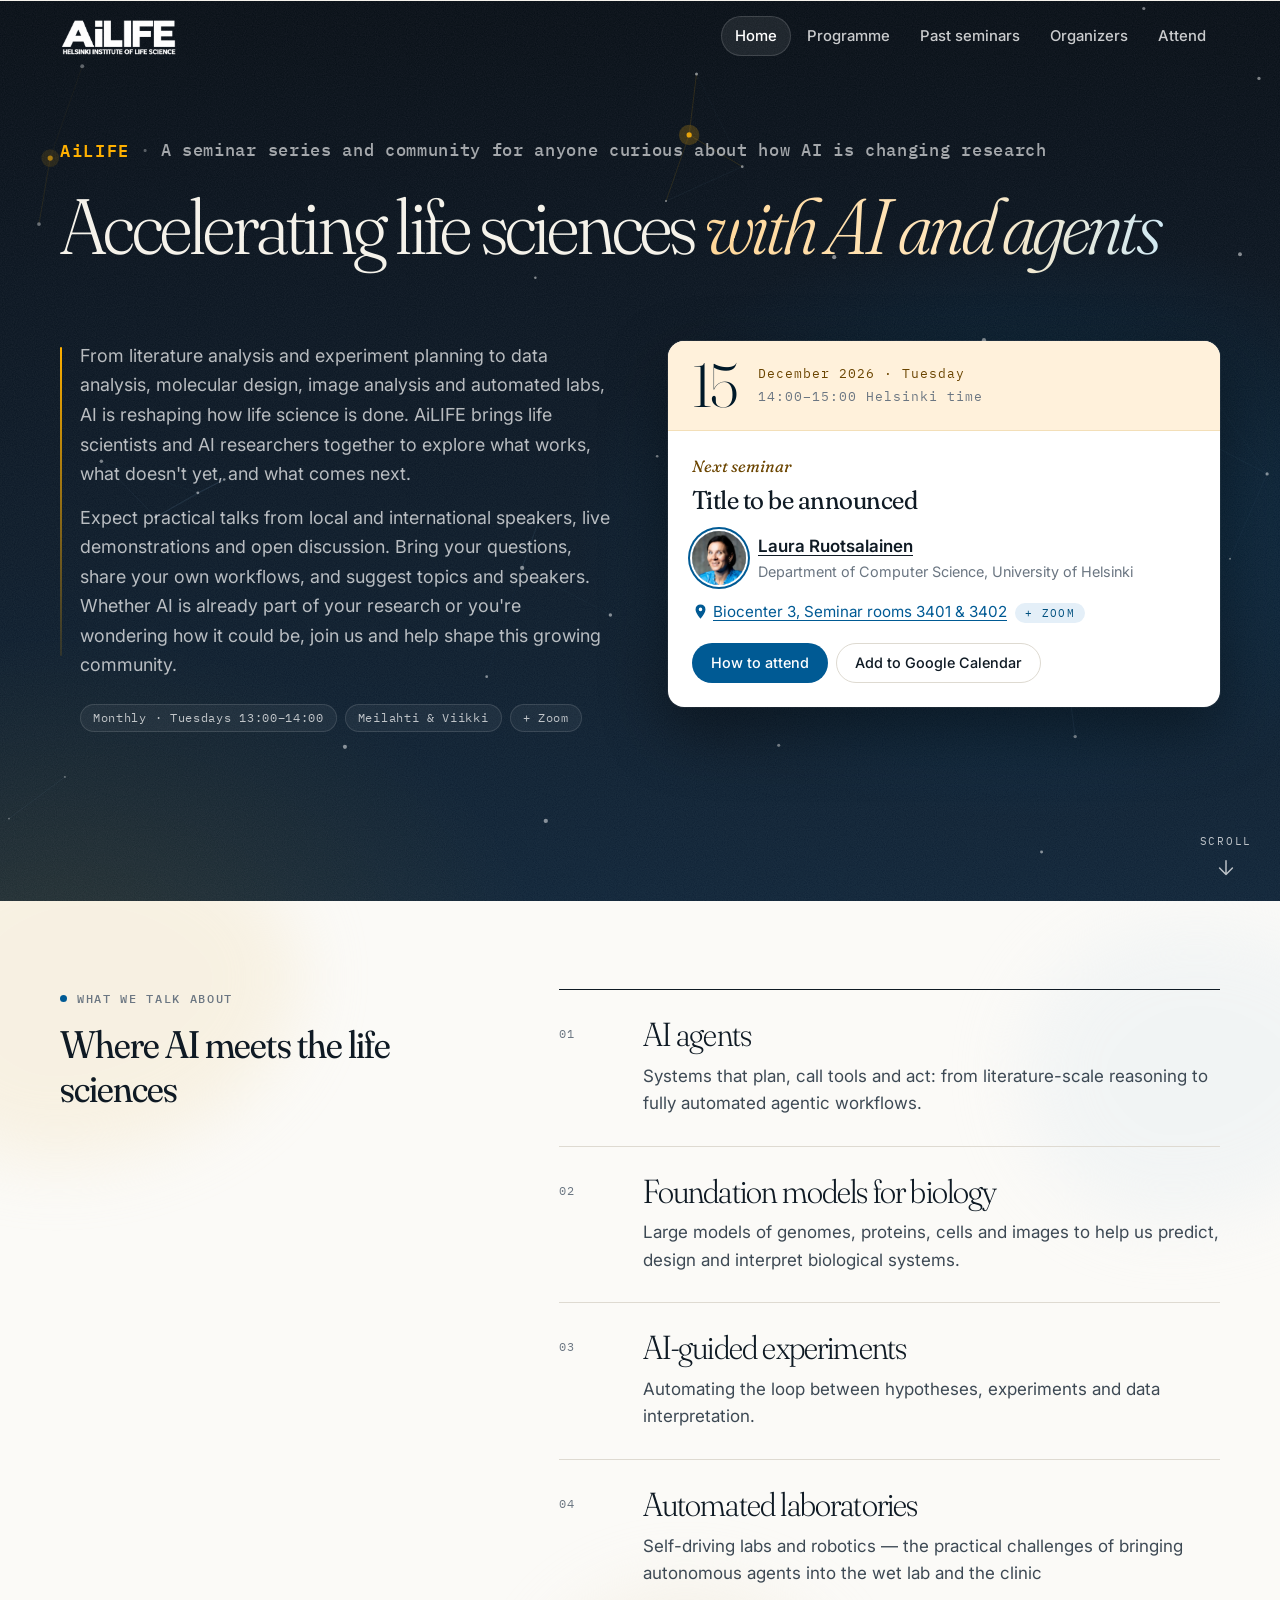
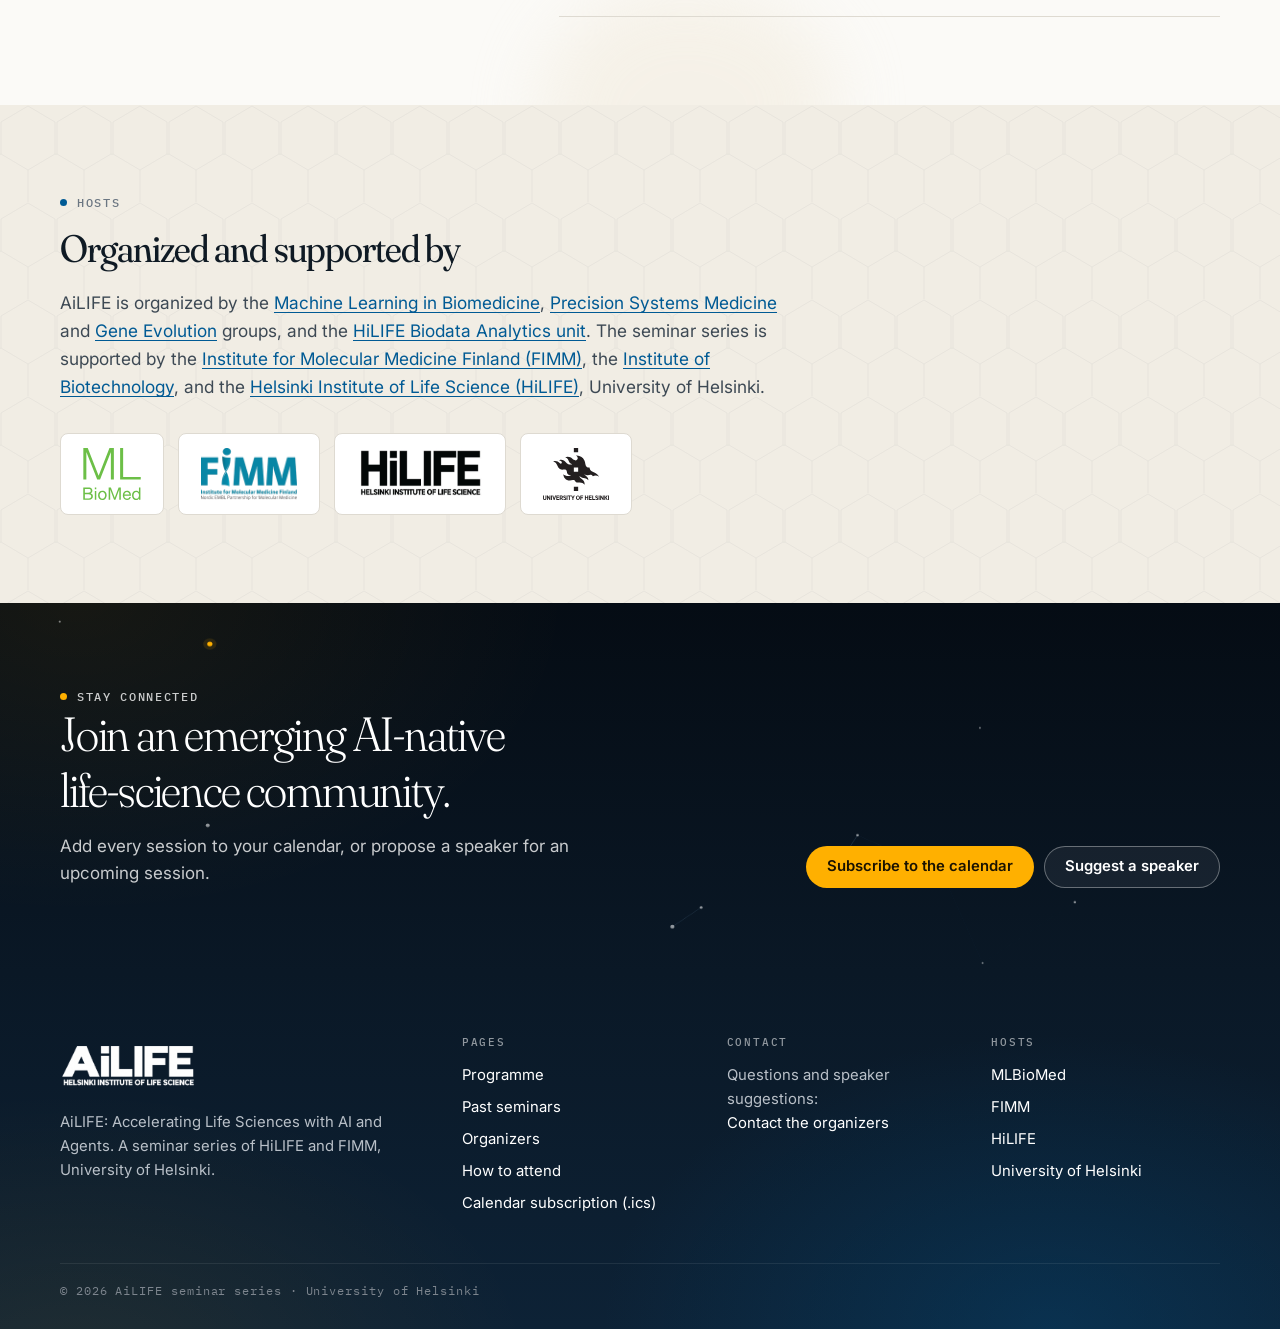
<file: index.html>
<!DOCTYPE html>
<html lang="en">
<head>
  <meta charset="utf-8">
  <meta name="viewport" content="width=device-width, initial-scale=1">
  <title>AiLIFE – Accelerating Life Sciences with AI and Agents | Seminar series, University of Helsinki</title>
  <meta name="description" content="AiLIFE: Accelerating Life Sciences with AI and Agents. A seminar series and community for anyone curious about how AI is changing research, at the University of Helsinki.">
  <meta property="og:title" content="AiLIFE – Accelerating Life Sciences with AI and Agents">
  <meta property="og:description" content="A seminar series and community for anyone curious about how AI is changing research. Monthly hybrid seminars at the University of Helsinki.">
  <meta property="og:image" content="https://ailife-helsinki.github.io/assets/img/ailife-logo.png">
  <meta property="og:url" content="https://ailife-helsinki.github.io/">
  <meta property="og:type" content="website">
  <link rel="icon" href="assets/img/favicon.svg" type="image/svg+xml">
  <link rel="preconnect" href="https://fonts.googleapis.com">
  <link rel="preconnect" href="https://fonts.gstatic.com" crossorigin>
  <link href="https://fonts.googleapis.com/css2?family=Inter:wght@400;500;600;700&family=Fraunces:opsz,wght,SOFT@9..144,300..600,50&family=IBM+Plex+Mono:wght@400;500&display=swap" rel="stylesheet">
  <link rel="stylesheet" href="assets/css/style.css">
</head>
<body>
  <a class="skip-link" href="#main">Skip to content</a>

  <header class="site-header">
    <div class="wrap header-inner">
      <a class="brand" href="index.html" aria-label="AiLIFE home">
        <img src="assets/img/ailife-logo-transparent.png" alt="AiLIFE – Helsinki Institute of Life Science" width="710" height="290">
      </a>
      <button class="nav-toggle" aria-expanded="false" aria-controls="site-nav" aria-label="Toggle navigation">
        <span></span><span></span><span></span>
      </button>
      <nav class="nav" id="site-nav" aria-label="Main">
        <a href="index.html">Home</a>
        <a href="program.html">Programme</a>
        <a href="past.html">Past seminars</a>
        <a href="organizers.html">Organizers</a>
        <a href="join.html">Attend</a>
      </nav>
    </div>
  </header>

  <main id="main">
    <!-- Next seminar -->
    <section class="hero" aria-labelledby="hero-heading">
      <canvas class="hero-canvas" data-network="0.8" aria-hidden="true"></canvas>
      <div class="wrap hero-inner hero-stack">
        <div class="hero-text">
          <p class="eyebrow eyebrow-light eyebrow-hero"><strong class="eb-name">AiLIFE</strong><span class="eyebrow-sep" aria-hidden="true">·</span><span class="eyebrow-tagline">A seminar series and community for anyone curious about how AI is changing research</span></p>
          <h1 id="hero-heading" class="series-title"><span class="sr-only">AiLIFE: </span>Accelerating life sciences <em class="title-em">with AI and agents</em></h1>
        </div>
        <div class="hero-row">
          <div class="hero-about">
            <div class="hero-copy"><p class="hero-desc">From literature analysis and experiment planning to data analysis, molecular design, image analysis and automated labs, AI is reshaping how life science is done. AiLIFE brings life scientists and AI researchers together to explore what works, what doesn't yet, and what comes next.</p>
            <p class="hero-desc">Expect practical talks from local and international speakers, live demonstrations and open discussion. Bring your questions, share your own workflows, and suggest topics and speakers. Whether AI is already part of your research or you're wondering how it could be, join us and help shape this growing community.</p></div>
            <p class="hero-chips"><span class="chip">Monthly · Tuesdays 13:00–14:00</span><span class="chip">Meilahti &amp; Viikki</span><span class="chip">+ Zoom</span></p>
          </div>
          <div class="hero-card hero-card-compact" data-ailife="next">
            <noscript><p>Enable JavaScript to see the next seminar, or open the <a href="program.html">programme</a>.</p></noscript>
          </div>
        </div>
      </div>
      <a class="scroll-cue" href="#themes" aria-label="Scroll down">
        <span>Scroll</span>
        <svg viewBox="0 0 24 24" aria-hidden="true"><path d="M12 4v15M5 12l7 7 7-7"/></svg>
      </a>
    </section>


    <!-- Themes -->
    <section class="section section-white themes has-cells" id="themes" aria-labelledby="themes-heading">
      <div class="cells" aria-hidden="true"><i class="cell cell-a"></i><i class="cell cell-b"></i><i class="cell cell-c"></i></div>
      <div class="wrap">
        <div class="topics">
          <div class="topics-head">
            <p class="eyebrow">What we talk about</p>
            <h2 id="themes-heading">Where AI meets the life sciences</h2>
          </div>
          <ol class="topic-list">
            <li class="topic">
              <span class="topic-no">01</span>
              <h3 class="topic-title">AI agents</h3>
              <p class="topic-text">Systems that plan, call tools and act: from literature-scale reasoning to fully automated agentic workflows.</p>
            </li>
            <li class="topic">
              <span class="topic-no">02</span>
              <h3 class="topic-title">Foundation models for biology</h3>
              <p class="topic-text">Large models of genomes, proteins, cells and images to help us predict, design and interpret biological systems.</p>
            </li>
            <li class="topic">
              <span class="topic-no">03</span>
              <h3 class="topic-title">AI-guided experiments</h3>
              <p class="topic-text">Automating the loop between hypotheses, experiments and data interpretation.</p>
            </li>
            <li class="topic">
              <span class="topic-no">04</span>
              <h3 class="topic-title">Automated laboratories</h3>
              <p class="topic-text">Self-driving labs and robotics — the practical challenges of bringing autonomous agents into the wet lab and the clinic</p>
            </li>
          </ol>
        </div>
      </div>
    </section>
    <!-- Hosts & sponsors -->
    <section class="section section-tint" aria-labelledby="hosts-heading">
      <div class="wrap">
        <p class="eyebrow">Hosts</p>
        <h2 id="hosts-heading">Organized and supported by</h2>
        <p class="lead-narrow">AiLIFE is organized by the <a href="https://mlbiomed.net/" target="_blank" rel="noopener">Machine Learning in Biomedicine</a>, <a href="https://www.helsinki.fi/en/researchgroups/precision-systems-medicine" target="_blank" rel="noopener">Precision Systems Medicine</a> and <a href="https://www.helsinki.fi/en/hilife-helsinki-institute-life-science/units/institute-biotechnology/breakthrough-discoveries/genomics-and-evolutionary-biology-research-program/gene-evolution" target="_blank" rel="noopener">Gene Evolution</a> groups, and the <a href="https://www.helsinki.fi/en/infrastructures/biodata-analytics-unit" target="_blank" rel="noopener">HiLIFE Biodata Analytics unit</a>. The seminar series is supported by the <a href="https://www.helsinki.fi/en/hilife-helsinki-institute-life-science/units/fimm" target="_blank" rel="noopener">Institute for Molecular Medicine Finland (FIMM)</a>, the <a href="https://www.helsinki.fi/en/hilife-helsinki-institute-life-science/units/institute-biotechnology" target="_blank" rel="noopener">Institute of Biotechnology</a>, and the <a href="https://www.helsinki.fi/en/hilife-helsinki-institute-life-science" target="_blank" rel="noopener">Helsinki Institute of Life Science (HiLIFE)</a>, University of Helsinki.</p>
        <div class="logo-row">
          <a href="https://mlbiomed.net/" target="_blank" rel="noopener" class="logo-item"><img src="assets/img/mlbiomed-logo.svg" alt="MLBioMed – Machine Learning in Biomedicine"></a>
          <a href="https://www.helsinki.fi/en/hilife-helsinki-institute-life-science/units/fimm" target="_blank" rel="noopener" class="logo-item"><img src="assets/img/fimm-logo.png" alt="FIMM – Institute for Molecular Medicine Finland"></a>
          <a href="https://www.helsinki.fi/en/hilife-helsinki-institute-life-science" target="_blank" rel="noopener" class="logo-item"><img src="assets/img/hilife-logo.png" alt="HiLIFE – Helsinki Institute of Life Science"></a>
          <a href="https://www.helsinki.fi/en" target="_blank" rel="noopener" class="logo-item"><img src="assets/img/uh-logo.svg" alt="University of Helsinki"></a>
        </div>
      </div>
    </section>
    <!-- Stay connected -->
    <section class="cta-band" aria-labelledby="cta-heading">
      <canvas class="hero-canvas" data-network="0.5" aria-hidden="true"></canvas>
      <div class="wrap cta-inner">
        <div>
          <p class="eyebrow eyebrow-light">Stay connected</p>
          <h2 id="cta-heading">Join an emerging AI-native life-science community.</h2>
          <p>Add every session to your calendar, or propose a speaker for an upcoming session.</p>
        </div>
        <div class="cta-actions">
          <a class="btn btn-amber" href="ailife.ics" download>Subscribe to the calendar</a>
          <a class="btn btn-light" href="organizers.html">Suggest a speaker</a>
        </div>
      </div>
    </section>
  </main>

  <footer class="site-footer">
    <div class="wrap footer-grid">
      <div>
        <img class="footer-logo" src="assets/img/ailife-logo-transparent.png" alt="" width="710" height="290">
        <p>AiLIFE: Accelerating Life Sciences with AI and Agents. A seminar series of HiLIFE and FIMM, University of Helsinki.</p>
      </div>
      <div>
        <h4>Pages</h4>
        <ul>
          <li><a href="program.html">Programme</a></li>
          <li><a href="past.html">Past seminars</a></li>
          <li><a href="organizers.html">Organizers</a></li>
          <li><a href="join.html">How to attend</a></li>
          <li><a href="ailife.ics" download>Calendar subscription (.ics)</a></li>
        </ul>
      </div>
      <div>
        <h4>Contact</h4>
        <p>Questions and speaker suggestions:<br><a href="organizers.html">Contact the organizers</a></p>
      </div>
      <div>
        <h4>Hosts</h4>
        <ul>
          <li><a href="https://mlbiomed.net/" target="_blank" rel="noopener">MLBioMed</a></li>
          <li><a href="https://www.helsinki.fi/en/hilife-helsinki-institute-life-science/units/fimm" target="_blank" rel="noopener">FIMM</a></li>
          <li><a href="https://www.helsinki.fi/en/hilife-helsinki-institute-life-science" target="_blank" rel="noopener">HiLIFE</a></li>
          <li><a href="https://www.helsinki.fi/en" target="_blank" rel="noopener">University of Helsinki</a></li>
        </ul>
      </div>
    </div>
    <div class="wrap footer-bottom">
      <p>© <span data-ailife="year"></span> AiLIFE seminar series · University of Helsinki</p>
    </div>
  </footer>

  <script src="assets/data/seminars.js"></script>
  <script src="assets/js/main.js"></script>
  <script src="assets/js/hero-network.js"></script>
</body>
</html>
</file>
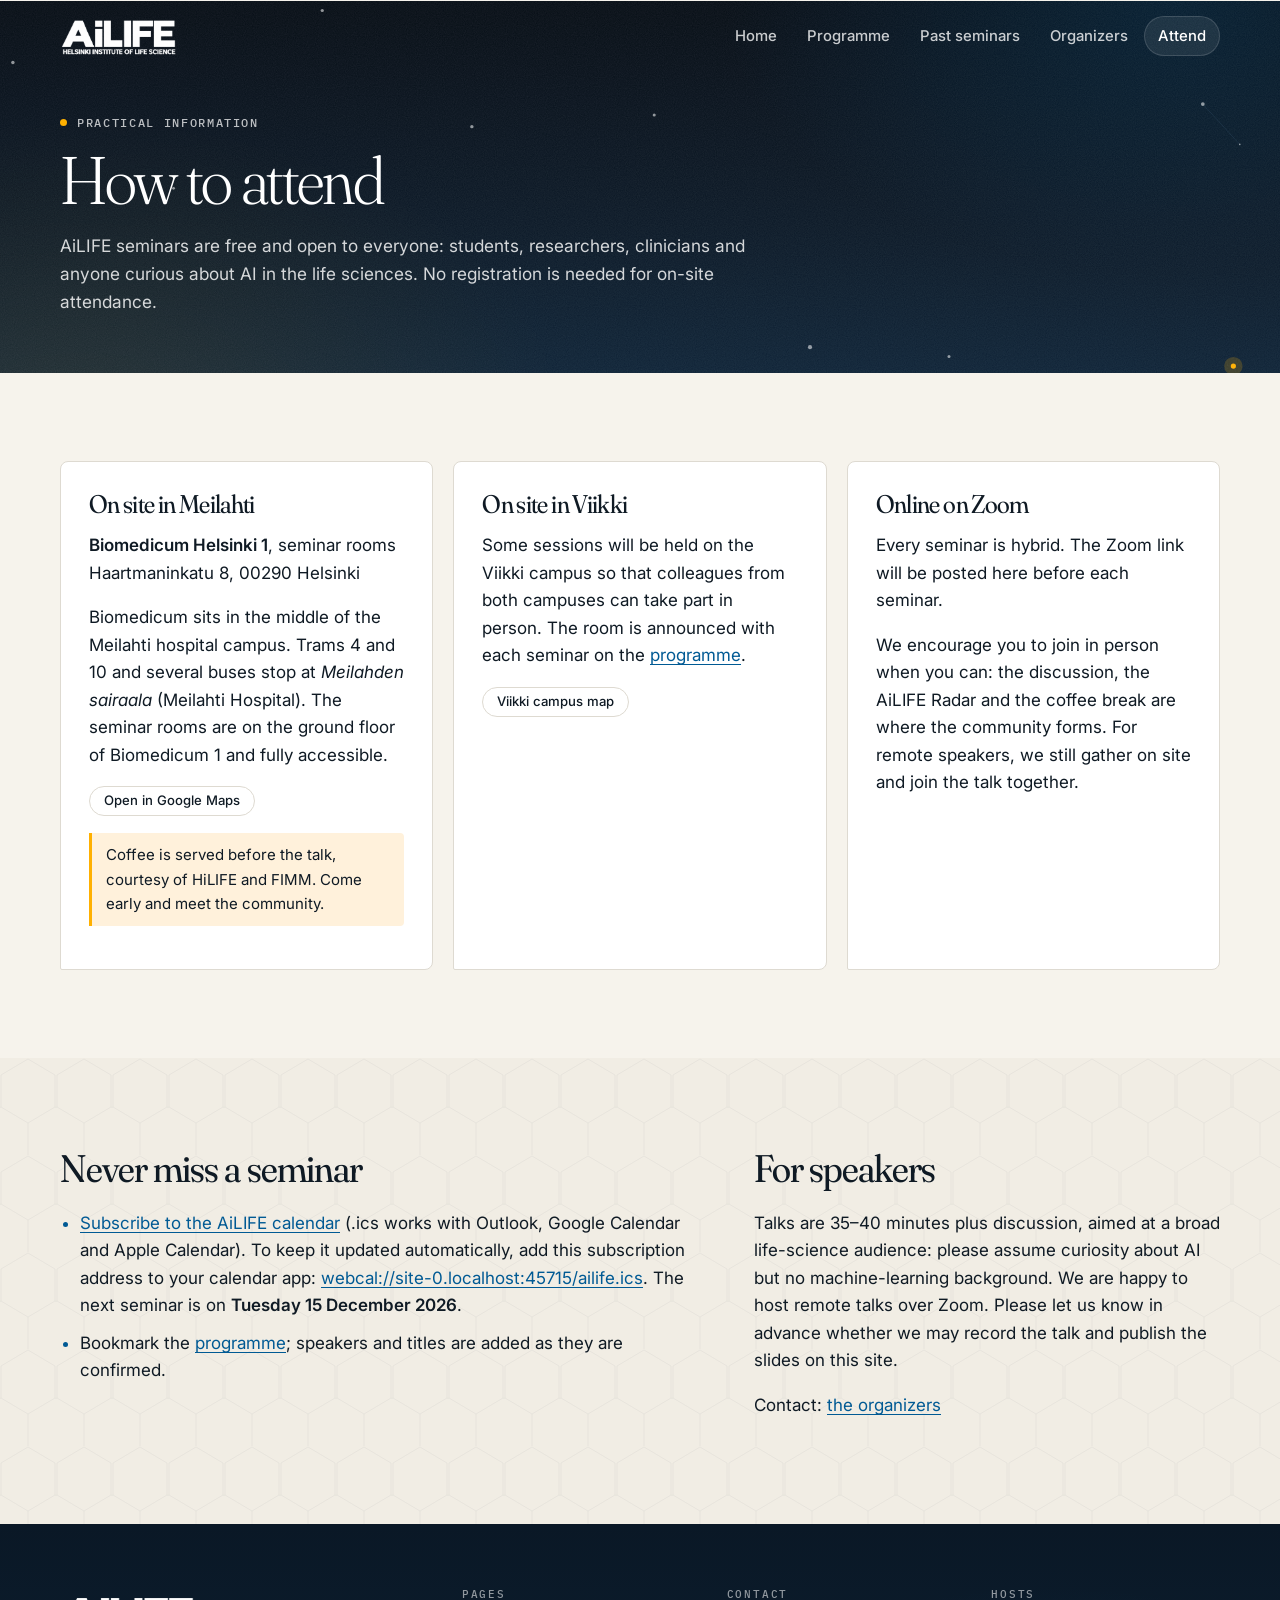
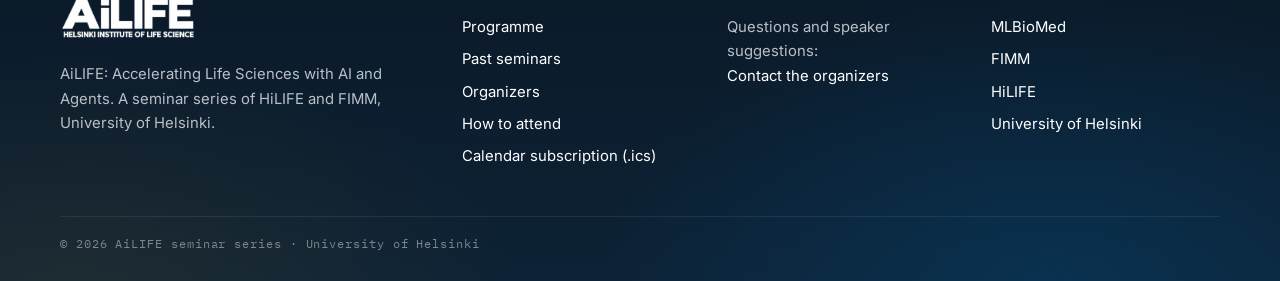
<file: join.html>
<!DOCTYPE html>
<html lang="en">
<head>
  <meta charset="utf-8">
  <meta name="viewport" content="width=device-width, initial-scale=1">
  <title>How to attend | AiLIFE seminar series</title>
  <meta name="description" content="Practical information for attending AiLIFE seminars in Helsinki or on Zoom: venue, directions, hybrid access and calendar subscription.">
  <meta property="og:title" content="How to attend – AiLIFE">
  <meta property="og:description" content="Monthly hybrid seminar series at the University of Helsinki on AI agents, foundation models, AI-guided experimentation and automated laboratories in the life sciences.">
  <meta property="og:image" content="https://ailife-helsinki.github.io/assets/img/ailife-logo.png">
  <meta property="og:url" content="https://ailife-helsinki.github.io/join.html">
  <meta property="og:type" content="website">
  <link rel="icon" href="assets/img/favicon.svg" type="image/svg+xml">
  <link rel="preconnect" href="https://fonts.googleapis.com">
  <link rel="preconnect" href="https://fonts.gstatic.com" crossorigin>
  <link href="https://fonts.googleapis.com/css2?family=Inter:wght@400;500;600;700&family=Fraunces:opsz,wght,SOFT@9..144,300..600,50&family=IBM+Plex+Mono:wght@400;500&display=swap" rel="stylesheet">
  <link rel="stylesheet" href="assets/css/style.css">
</head>
<body>
  <a class="skip-link" href="#main">Skip to content</a>

  <header class="site-header">
    <div class="wrap header-inner">
      <a class="brand" href="index.html" aria-label="AiLIFE home">
        <img src="assets/img/ailife-logo-transparent.png" alt="AiLIFE – Helsinki Institute of Life Science" width="710" height="290">
      </a>
      <button class="nav-toggle" aria-expanded="false" aria-controls="site-nav" aria-label="Toggle navigation">
        <span></span><span></span><span></span>
      </button>
      <nav class="nav" id="site-nav" aria-label="Main">
        <a href="index.html">Home</a>
        <a href="program.html">Programme</a>
        <a href="past.html">Past seminars</a>
        <a href="organizers.html">Organizers</a>
        <a href="join.html">Attend</a>
      </nav>
    </div>
  </header>

  <main id="main">

    <section class="page-head">
      <canvas class="hero-canvas" data-network="0.5" aria-hidden="true"></canvas>
      <div class="wrap">
        <p class="kicker">Practical information</p>
        <h1>How to attend</h1>
        <p class="lead-narrow">AiLIFE seminars are free and open to everyone: students, researchers, clinicians and anyone curious about AI in the life sciences. No registration is needed for on-site attendance.</p>
      </div>
    </section>
    <section class="section">
      <div class="wrap grid-3">
        <article class="info-card">
          <h2>On site in Meilahti</h2>
          <p><strong>Biomedicum Helsinki 1</strong>, seminar rooms<br>Haartmaninkatu 8, 00290 Helsinki</p>
          <p>Biomedicum sits in the middle of the Meilahti hospital campus. Trams 4 and 10 and several buses stop at <em>Meilahden sairaala</em> (Meilahti Hospital). The seminar rooms are on the ground floor of Biomedicum 1 and fully accessible.</p>
          <p><a class="btn btn-small" href="https://maps.google.com/?q=Biomedicum+Helsinki+1,+Haartmaninkatu+8,+00290+Helsinki" target="_blank" rel="noopener">Open in Google Maps</a></p>
          <p class="note">Coffee is served before the talk, courtesy of HiLIFE and FIMM. Come early and meet the community.</p>
        </article>
        <article class="info-card">
          <h2>On site in Viikki</h2>
          <p>Some sessions will be held on the Viikki campus so that colleagues from both campuses can take part in person. The room is announced with each seminar on the <a href="program.html">programme</a>.</p>
          <p><a class="btn btn-small" href="https://maps.google.com/?q=Viikki+campus,+University+of+Helsinki" target="_blank" rel="noopener">Viikki campus map</a></p>
        </article>
        <article class="info-card">
          <h2>Online on Zoom</h2>
          <p>Every seminar is hybrid. <span data-ailife="zoom-link"></span></p>
          <p>We encourage you to join in person when you can: the discussion, the AiLIFE Radar and the coffee break are where the community forms. For remote speakers, we still gather on site and join the talk together.</p>
        </article>
      </div>
    </section>
    <section class="section section-tint">
      <div class="wrap grid-2">
        <div>
          <h2>Never miss a seminar</h2>
          <ul class="checklist">
            <li><a href="ailife.ics" download>Subscribe to the AiLIFE calendar</a> (.ics works with Outlook, Google Calendar and Apple Calendar). To keep it updated automatically, add this subscription address to your calendar app: <span data-ailife="webcal"></span>. The next seminar is on <strong data-ailife="next-date"></strong>.</li>
            <li>Bookmark the <a href="program.html">programme</a>; speakers and titles are added as they are confirmed.</li>
          </ul>
        </div>
        <div>
          <h2>For speakers</h2>
          <p>Talks are 35–40 minutes plus discussion, aimed at a broad life-science audience: please assume curiosity about AI but no machine-learning background. We are happy to host remote talks over Zoom. Please let us know in advance whether we may record the talk and publish the slides on this site.</p>
          <p>Contact: <a href="organizers.html">the organizers</a></p>
        </div>
      </div>
    </section>
  </main>

  <footer class="site-footer">
    <div class="wrap footer-grid">
      <div>
        <img class="footer-logo" src="assets/img/ailife-logo-transparent.png" alt="" width="710" height="290">
        <p>AiLIFE: Accelerating Life Sciences with AI and Agents. A seminar series of HiLIFE and FIMM, University of Helsinki.</p>
      </div>
      <div>
        <h4>Pages</h4>
        <ul>
          <li><a href="program.html">Programme</a></li>
          <li><a href="past.html">Past seminars</a></li>
          <li><a href="organizers.html">Organizers</a></li>
          <li><a href="join.html">How to attend</a></li>
          <li><a href="ailife.ics" download>Calendar subscription (.ics)</a></li>
        </ul>
      </div>
      <div>
        <h4>Contact</h4>
        <p>Questions and speaker suggestions:<br><a href="organizers.html">Contact the organizers</a></p>
      </div>
      <div>
        <h4>Hosts</h4>
        <ul>
          <li><a href="https://mlbiomed.net/" target="_blank" rel="noopener">MLBioMed</a></li>
          <li><a href="https://www.helsinki.fi/en/hilife-helsinki-institute-life-science/units/fimm" target="_blank" rel="noopener">FIMM</a></li>
          <li><a href="https://www.helsinki.fi/en/hilife-helsinki-institute-life-science" target="_blank" rel="noopener">HiLIFE</a></li>
          <li><a href="https://www.helsinki.fi/en" target="_blank" rel="noopener">University of Helsinki</a></li>
        </ul>
      </div>
    </div>
    <div class="wrap footer-bottom">
      <p>© <span data-ailife="year"></span> AiLIFE seminar series · University of Helsinki</p>
    </div>
  </footer>

  <script src="assets/data/seminars.js"></script>
  <script src="assets/js/main.js"></script>
  <script src="assets/js/hero-network.js"></script>
</body>
</html>
</file>
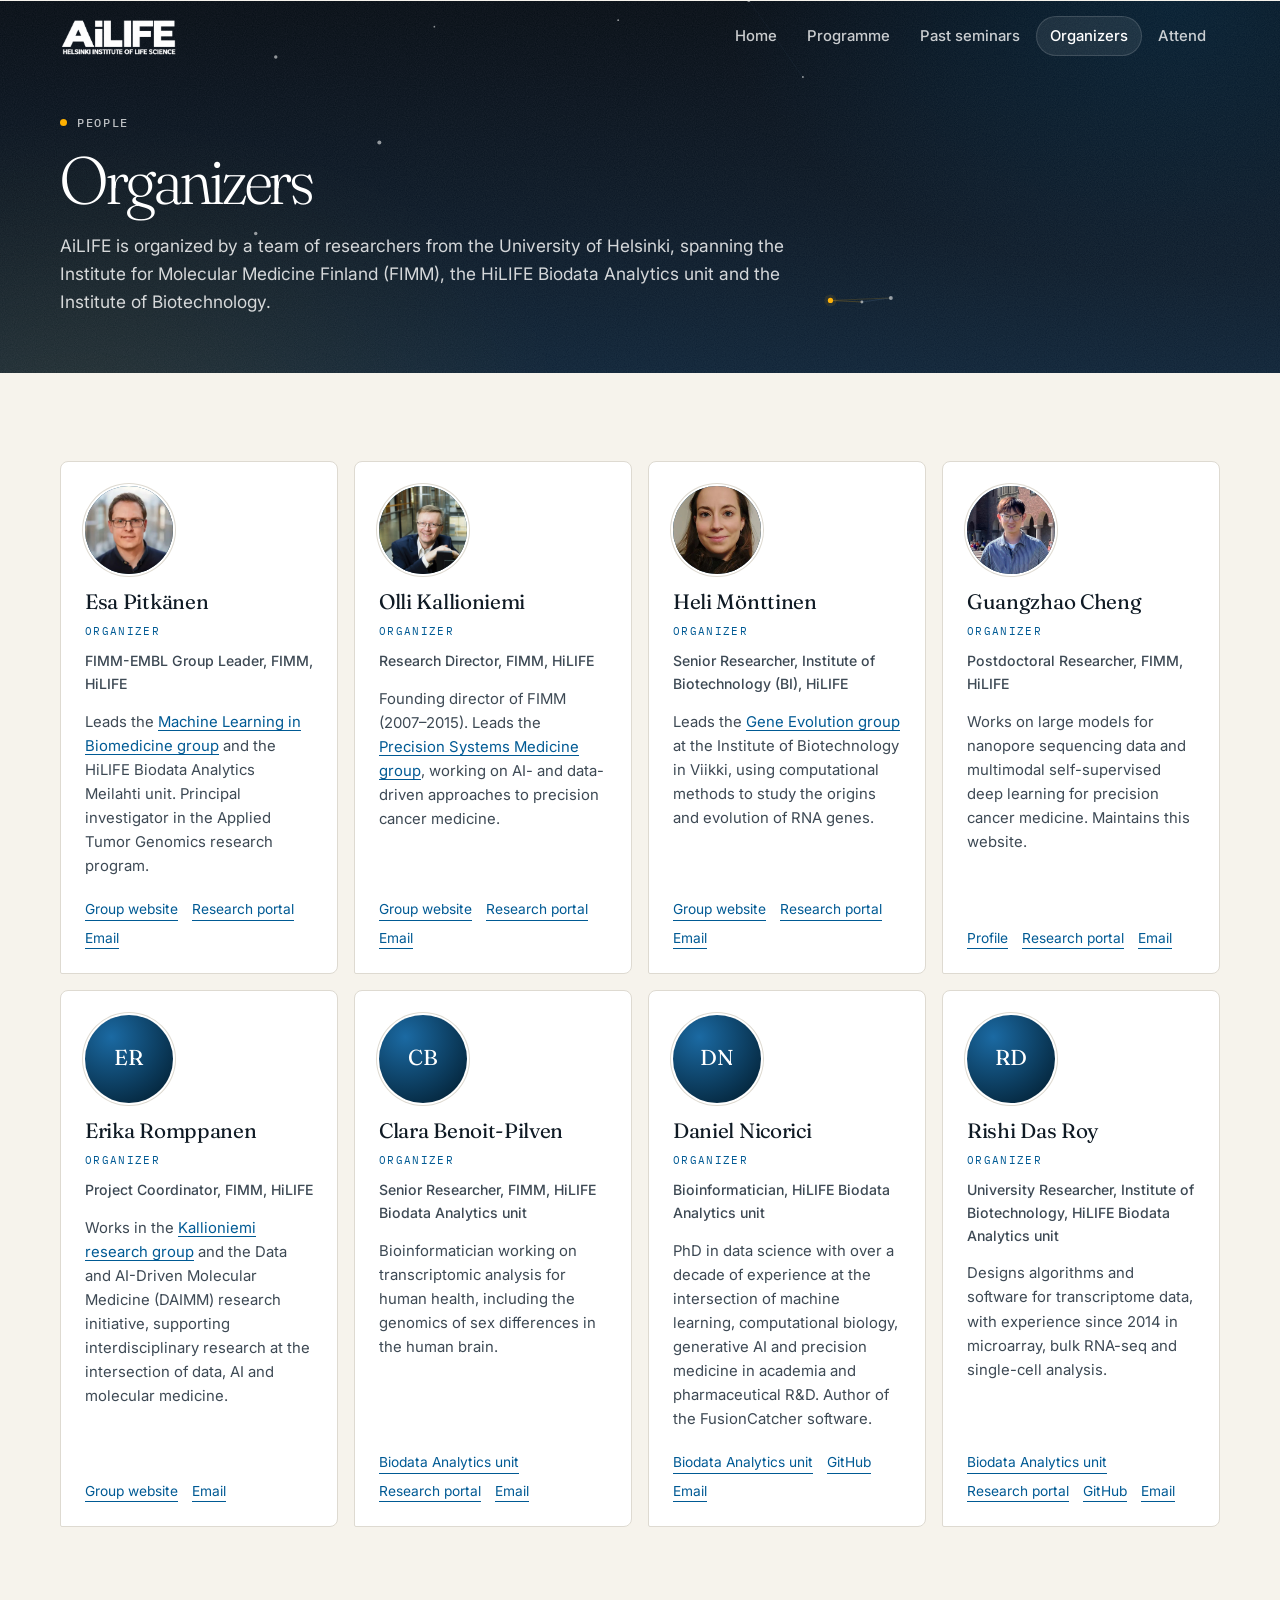
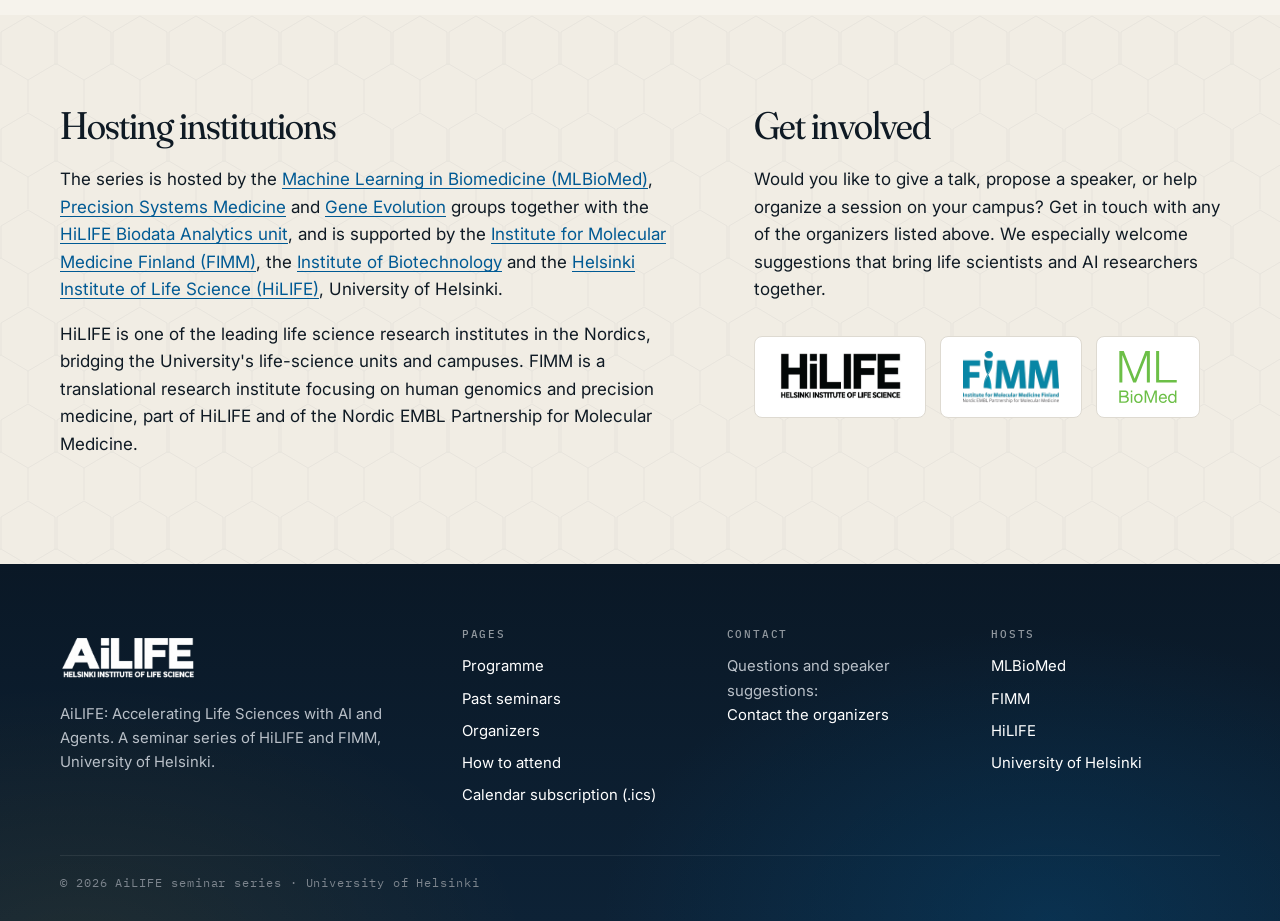
<file: organizers.html>
<!DOCTYPE html>
<html lang="en">
<head>
  <meta charset="utf-8">
  <meta name="viewport" content="width=device-width, initial-scale=1">
  <title>Organizers | AiLIFE seminar series</title>
  <meta name="description" content="The AiLIFE seminar series is organized by researchers from FIMM, the HiLIFE Biodata Analytics unit and the Institute of Biotechnology at the University of Helsinki.">
  <meta property="og:title" content="Organizers – AiLIFE">
  <meta property="og:description" content="Monthly hybrid seminar series at the University of Helsinki on AI agents, foundation models, AI-guided experimentation and automated laboratories in the life sciences.">
  <meta property="og:image" content="https://ailife-helsinki.github.io/assets/img/ailife-logo.png">
  <meta property="og:url" content="https://ailife-helsinki.github.io/organizers.html">
  <meta property="og:type" content="website">
  <link rel="icon" href="assets/img/favicon.svg" type="image/svg+xml">
  <link rel="preconnect" href="https://fonts.googleapis.com">
  <link rel="preconnect" href="https://fonts.gstatic.com" crossorigin>
  <link href="https://fonts.googleapis.com/css2?family=Inter:wght@400;500;600;700&family=Fraunces:opsz,wght,SOFT@9..144,300..600,50&family=IBM+Plex+Mono:wght@400;500&display=swap" rel="stylesheet">
  <link rel="stylesheet" href="assets/css/style.css">
</head>
<body>
  <a class="skip-link" href="#main">Skip to content</a>

  <header class="site-header">
    <div class="wrap header-inner">
      <a class="brand" href="index.html" aria-label="AiLIFE home">
        <img src="assets/img/ailife-logo-transparent.png" alt="AiLIFE – Helsinki Institute of Life Science" width="710" height="290">
      </a>
      <button class="nav-toggle" aria-expanded="false" aria-controls="site-nav" aria-label="Toggle navigation">
        <span></span><span></span><span></span>
      </button>
      <nav class="nav" id="site-nav" aria-label="Main">
        <a href="index.html">Home</a>
        <a href="program.html">Programme</a>
        <a href="past.html">Past seminars</a>
        <a href="organizers.html">Organizers</a>
        <a href="join.html">Attend</a>
      </nav>
    </div>
  </header>

  <main id="main">

    <section class="page-head">
      <canvas class="hero-canvas" data-network="0.5" aria-hidden="true"></canvas>
      <div class="wrap">
        <p class="kicker">People</p>
        <h1>Organizers</h1>
        <p class="lead-narrow">AiLIFE is organized by a team of researchers from the University of Helsinki, spanning the Institute for Molecular Medicine Finland (FIMM), the HiLIFE Biodata Analytics unit and the Institute of Biotechnology.</p>
      </div>
    </section>
    <section class="section">
      <div class="wrap">
        <div class="people-grid">
          <article class="person">
            <div class="person-avatar"><img src="assets/img/people/esa-pitkanen.jpg" alt="Portrait of Esa Pitkänen" width="480" height="480" loading="lazy"></div>
            <h3>Esa Pitkänen</h3>
            <p class="person-role">Organizer</p>
            <p class="person-unit">FIMM-EMBL Group Leader, FIMM, HiLIFE</p>
            <p class="bio">Leads the <a href="https://mlbiomed.net/" target="_blank" rel="noopener">Machine Learning in Biomedicine group</a> and the HiLIFE Biodata Analytics Meilahti unit. Principal investigator in the Applied Tumor Genomics research program.</p>
            <div class="person-links"><a href="https://mlbiomed.net/" target="_blank" rel="noopener">Group website</a> <a href="https://researchportal.helsinki.fi/en/persons/esa-pitk%C3%A4nen/" target="_blank" rel="noopener">Research portal</a> <a href="mailto:esa.pitkanen@helsinki.fi">Email</a></div>
          </article>
          <article class="person">
            <div class="person-avatar"><img src="assets/img/people/olli-kallioniemi.jpg" alt="Portrait of Olli Kallioniemi" width="480" height="480" loading="lazy"></div>
            <h3>Olli Kallioniemi</h3>
            <p class="person-role">Organizer</p>
            <p class="person-unit">Research Director, FIMM, HiLIFE</p>
            <p class="bio">Founding director of FIMM (2007–2015). Leads the <a href="https://www.helsinki.fi/en/researchgroups/precision-systems-medicine" target="_blank" rel="noopener">Precision Systems Medicine group</a>, working on AI- and data-driven approaches to precision cancer medicine.</p>
            <div class="person-links"><a href="https://www.helsinki.fi/en/researchgroups/precision-systems-medicine" target="_blank" rel="noopener">Group website</a> <a href="https://researchportal.helsinki.fi/en/persons/olli-kallioniemi/" target="_blank" rel="noopener">Research portal</a> <a href="mailto:olli.kallioniemi@helsinki.fi">Email</a></div>
          </article>
          <article class="person">
            <div class="person-avatar"><img src="assets/img/people/heli-monttinen.jpg" alt="Portrait of Heli Mönttinen" width="480" height="480" loading="lazy"></div>
            <h3>Heli Mönttinen</h3>
            <p class="person-role">Organizer</p>
            <p class="person-unit">Senior Researcher, Institute of Biotechnology (BI), HiLIFE</p>
            <p class="bio">Leads the <a href="https://www.helsinki.fi/en/hilife-helsinki-institute-life-science/units/institute-biotechnology/breakthrough-discoveries/genomics-and-evolutionary-biology-research-program/gene-evolution" target="_blank" rel="noopener">Gene Evolution group</a> at the Institute of Biotechnology in Viikki, using computational methods to study the origins and evolution of RNA genes.</p>
            <div class="person-links"><a href="https://www.helsinki.fi/en/hilife-helsinki-institute-life-science/units/institute-biotechnology/breakthrough-discoveries/genomics-and-evolutionary-biology-research-program/gene-evolution" target="_blank" rel="noopener">Group website</a> <a href="https://researchportal.helsinki.fi/en/persons/heli-m%C3%B6nttinen/" target="_blank" rel="noopener">Research portal</a> <a href="mailto:heli.monttinen@helsinki.fi">Email</a></div>
          </article>
          <article class="person">
            <div class="person-avatar"><img src="assets/img/people/guangzhao-cheng.jpg" alt="Portrait of Guangzhao Cheng" width="480" height="480" loading="lazy"></div>
            <h3>Guangzhao Cheng</h3>
            <p class="person-role">Organizer</p>
            <p class="person-unit">Postdoctoral Researcher, FIMM, HiLIFE</p>
            <p class="bio">Works on large models for nanopore sequencing data and multimodal self-supervised deep learning for precision cancer medicine. Maintains this website.</p>
            <div class="person-links"><a href="https://mlbiomed.net/profiles.html#guangzhao-cheng" target="_blank" rel="noopener">Profile</a> <a href="https://researchportal.helsinki.fi/en/persons/guangzhao-cheng/" target="_blank" rel="noopener">Research portal</a> <a href="mailto:guangzhao.cheng@helsinki.fi">Email</a></div>
          </article>
          <article class="person">
            <div class="person-avatar" aria-hidden="true">ER</div>
            <h3>Erika Romppanen</h3>
            <p class="person-role">Organizer</p>
            <p class="person-unit">Project Coordinator, FIMM, HiLIFE</p>
            <p class="bio">Works in the <a href="https://www.helsinki.fi/en/researchgroups/precision-systems-medicine" target="_blank" rel="noopener">Kallioniemi research group</a> and the Data and AI-Driven Molecular Medicine (DAIMM) research initiative, supporting interdisciplinary research at the intersection of data, AI and molecular medicine.</p>
            <div class="person-links"><a href="https://www.helsinki.fi/en/researchgroups/precision-systems-medicine" target="_blank" rel="noopener">Group website</a> <a href="mailto:erika.romppanen@helsinki.fi">Email</a></div>
          </article>
          <article class="person">
            <div class="person-avatar" aria-hidden="true">CB</div>
            <h3>Clara Benoit-Pilven</h3>
            <p class="person-role">Organizer</p>
            <p class="person-unit">Senior Researcher, FIMM, HiLIFE Biodata Analytics unit</p>
            <p class="bio">Bioinformatician working on transcriptomic analysis for human health, including the genomics of sex differences in the human brain.</p>
            <div class="person-links"><a href="https://www.helsinki.fi/en/infrastructures/biodata-analytics-unit/people" target="_blank" rel="noopener">Biodata Analytics unit</a> <a href="https://researchportal.helsinki.fi/en/persons/clara-benoit-pilven/" target="_blank" rel="noopener">Research portal</a> <a href="mailto:clara.benoit-pilven@helsinki.fi">Email</a></div>
          </article>
          <article class="person">
            <div class="person-avatar" aria-hidden="true">DN</div>
            <h3>Daniel Nicorici</h3>
            <p class="person-role">Organizer</p>
            <p class="person-unit">Bioinformatician, HiLIFE Biodata Analytics unit</p>
            <p class="bio">PhD in data science with over a decade of experience at the intersection of machine learning, computational biology, generative AI and precision medicine in academia and pharmaceutical R&amp;D. Author of the FusionCatcher software.</p>
            <div class="person-links"><a href="https://www.helsinki.fi/en/infrastructures/biodata-analytics-unit/people" target="_blank" rel="noopener">Biodata Analytics unit</a> <a href="https://github.com/ndaniel/fusioncatcher" target="_blank" rel="noopener">GitHub</a> <a href="mailto:daniel.nicorici@helsinki.fi">Email</a></div>
          </article>
          <article class="person">
            <div class="person-avatar" aria-hidden="true">RD</div>
            <h3>Rishi Das Roy</h3>
            <p class="person-role">Organizer</p>
            <p class="person-unit">University Researcher, Institute of Biotechnology, HiLIFE Biodata Analytics unit</p>
            <p class="bio">Designs algorithms and software for transcriptome data, with experience since 2014 in microarray, bulk RNA-seq and single-cell analysis.</p>
            <div class="person-links"><a href="https://www.helsinki.fi/en/infrastructures/biodata-analytics-unit/people" target="_blank" rel="noopener">Biodata Analytics unit</a> <a href="https://researchportal.helsinki.fi/en/persons/rishi-das-roy/" target="_blank" rel="noopener">Research portal</a> <a href="https://github.com/vondoRishi" target="_blank" rel="noopener">GitHub</a> <a href="mailto:rishi.dasroy@helsinki.fi">Email</a></div>
          </article>
        </div>
      </div>
    </section>
    <section class="section section-tint">
      <div class="wrap grid-2">
        <div>
          <h2>Hosting institutions</h2>
          <p>The series is hosted by the <a href="https://mlbiomed.net/" target="_blank" rel="noopener">Machine Learning in Biomedicine (MLBioMed)</a>, <a href="https://www.helsinki.fi/en/researchgroups/precision-systems-medicine" target="_blank" rel="noopener">Precision Systems Medicine</a> and <a href="https://www.helsinki.fi/en/hilife-helsinki-institute-life-science/units/institute-biotechnology/breakthrough-discoveries/genomics-and-evolutionary-biology-research-program/gene-evolution" target="_blank" rel="noopener">Gene Evolution</a> groups together with the <a href="https://www.helsinki.fi/en/infrastructures/biodata-analytics-unit" target="_blank" rel="noopener">HiLIFE Biodata Analytics unit</a>, and is supported by the <a href="https://www.helsinki.fi/en/hilife-helsinki-institute-life-science/units/fimm" target="_blank" rel="noopener">Institute for Molecular Medicine Finland (FIMM)</a>, the <a href="https://www.helsinki.fi/en/hilife-helsinki-institute-life-science/units/institute-biotechnology" target="_blank" rel="noopener">Institute of Biotechnology</a> and the <a href="https://www.helsinki.fi/en/hilife-helsinki-institute-life-science" target="_blank" rel="noopener">Helsinki Institute of Life Science (HiLIFE)</a>, University of Helsinki.</p>
          <p>HiLIFE is one of the leading life science research institutes in the Nordics, bridging the University's life-science units and campuses. FIMM is a translational research institute focusing on human genomics and precision medicine, part of HiLIFE and of the Nordic EMBL Partnership for Molecular Medicine.</p>
        </div>
        <div>
          <h2>Get involved</h2>
          <p>Would you like to give a talk, propose a speaker, or help organize a session on your campus? Get in touch with any of the organizers listed above. We especially welcome suggestions that bring life scientists and AI researchers together.</p>
          <div class="logo-row">
            <a href="https://www.helsinki.fi/en/hilife-helsinki-institute-life-science" target="_blank" rel="noopener" class="logo-item"><img src="assets/img/hilife-logo.png" alt="HiLIFE"></a>
            <a href="https://www.helsinki.fi/en/hilife-helsinki-institute-life-science/units/fimm" target="_blank" rel="noopener" class="logo-item"><img src="assets/img/fimm-logo.png" alt="FIMM"></a>
            <a href="https://mlbiomed.net/" target="_blank" rel="noopener" class="logo-item"><img src="assets/img/mlbiomed-logo.svg" alt="MLBioMed"></a>
          </div>
        </div>
      </div>
    </section>
  </main>

  <footer class="site-footer">
    <div class="wrap footer-grid">
      <div>
        <img class="footer-logo" src="assets/img/ailife-logo-transparent.png" alt="" width="710" height="290">
        <p>AiLIFE: Accelerating Life Sciences with AI and Agents. A seminar series of HiLIFE and FIMM, University of Helsinki.</p>
      </div>
      <div>
        <h4>Pages</h4>
        <ul>
          <li><a href="program.html">Programme</a></li>
          <li><a href="past.html">Past seminars</a></li>
          <li><a href="organizers.html">Organizers</a></li>
          <li><a href="join.html">How to attend</a></li>
          <li><a href="ailife.ics" download>Calendar subscription (.ics)</a></li>
        </ul>
      </div>
      <div>
        <h4>Contact</h4>
        <p>Questions and speaker suggestions:<br><a href="organizers.html">Contact the organizers</a></p>
      </div>
      <div>
        <h4>Hosts</h4>
        <ul>
          <li><a href="https://mlbiomed.net/" target="_blank" rel="noopener">MLBioMed</a></li>
          <li><a href="https://www.helsinki.fi/en/hilife-helsinki-institute-life-science/units/fimm" target="_blank" rel="noopener">FIMM</a></li>
          <li><a href="https://www.helsinki.fi/en/hilife-helsinki-institute-life-science" target="_blank" rel="noopener">HiLIFE</a></li>
          <li><a href="https://www.helsinki.fi/en" target="_blank" rel="noopener">University of Helsinki</a></li>
        </ul>
      </div>
    </div>
    <div class="wrap footer-bottom">
      <p>© <span data-ailife="year"></span> AiLIFE seminar series · University of Helsinki</p>
    </div>
  </footer>

  <script src="assets/data/seminars.js"></script>
  <script src="assets/js/main.js"></script>
  <script src="assets/js/hero-network.js"></script>
</body>
</html>
</file>
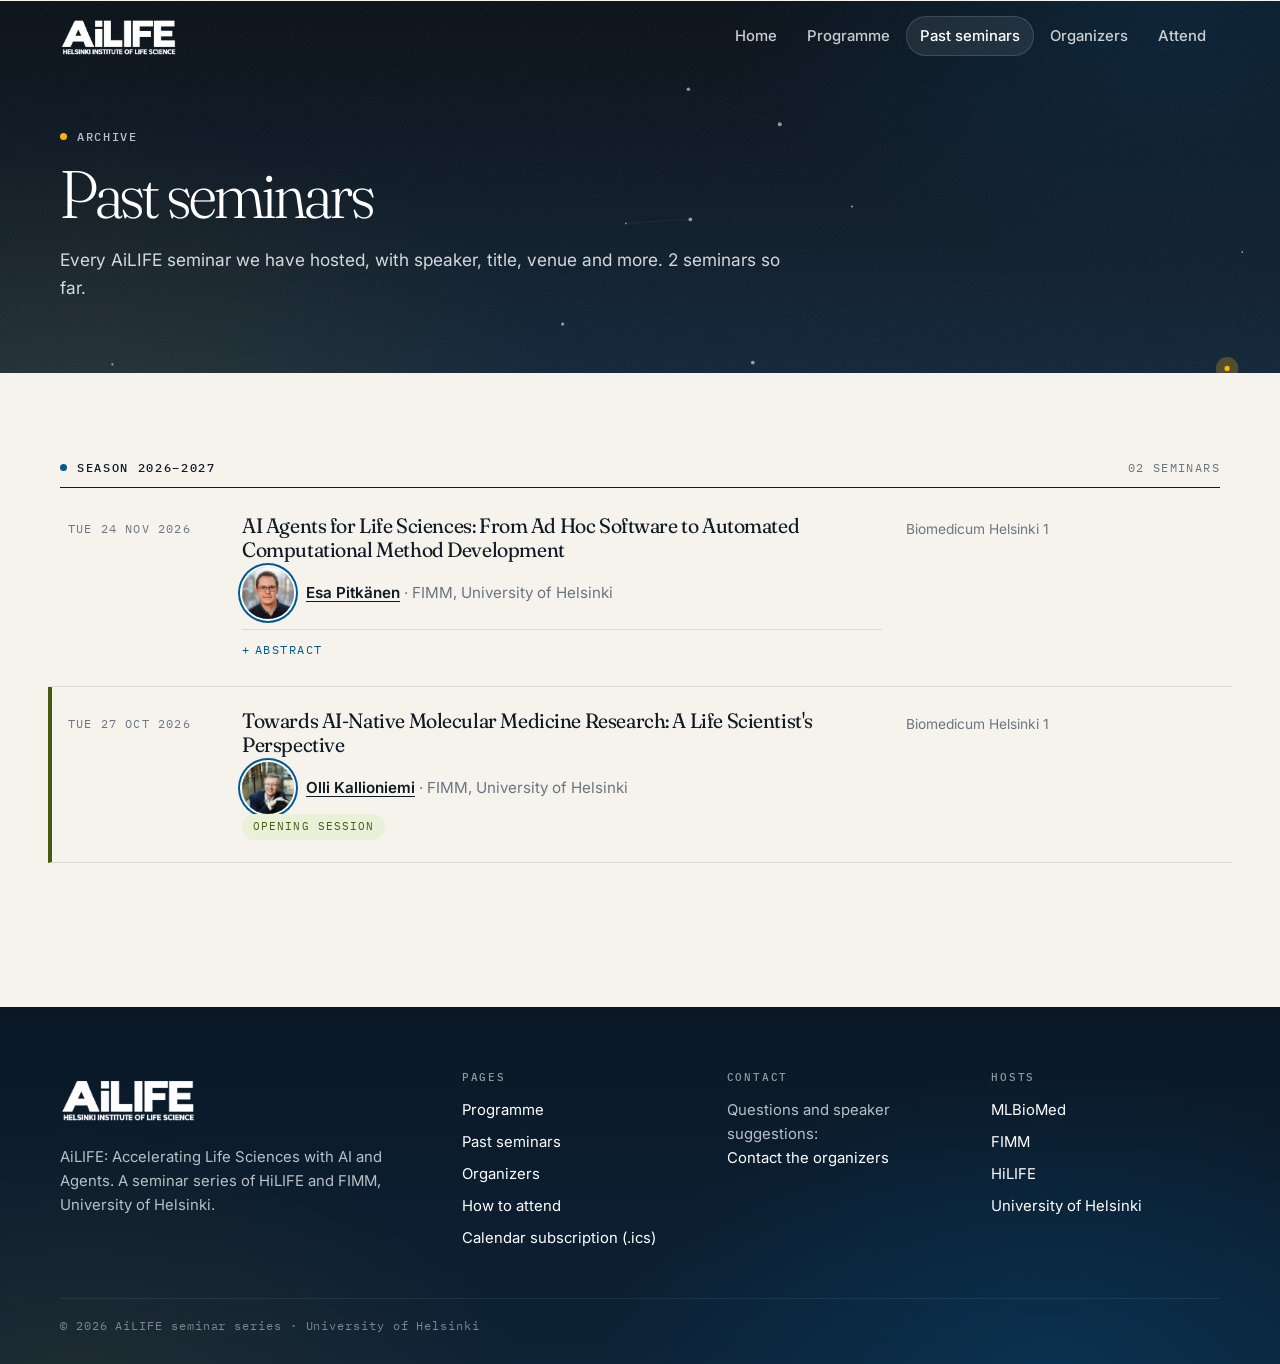
<file: past.html>
<!DOCTYPE html>
<html lang="en">
<head>
  <meta charset="utf-8">
  <meta name="viewport" content="width=device-width, initial-scale=1">
  <title>Past seminars | AiLIFE seminar series</title>
  <meta name="description" content="Archive of past AiLIFE seminars: speakers, titles, abstracts, slides and recordings, grouped by season.">
  <meta property="og:title" content="Past seminars – AiLIFE">
  <meta property="og:description" content="Monthly hybrid seminar series at the University of Helsinki on AI agents, foundation models, AI-guided experimentation and automated laboratories in the life sciences.">
  <meta property="og:image" content="https://ailife-helsinki.github.io/assets/img/ailife-logo.png">
  <meta property="og:url" content="https://ailife-helsinki.github.io/past.html">
  <meta property="og:type" content="website">
  <link rel="icon" href="assets/img/favicon.svg" type="image/svg+xml">
  <link rel="preconnect" href="https://fonts.googleapis.com">
  <link rel="preconnect" href="https://fonts.gstatic.com" crossorigin>
  <link href="https://fonts.googleapis.com/css2?family=Inter:wght@400;500;600;700&family=Fraunces:opsz,wght,SOFT@9..144,300..600,50&family=IBM+Plex+Mono:wght@400;500&display=swap" rel="stylesheet">
  <link rel="stylesheet" href="assets/css/style.css">
</head>
<body>
  <a class="skip-link" href="#main">Skip to content</a>

  <header class="site-header">
    <div class="wrap header-inner">
      <a class="brand" href="index.html" aria-label="AiLIFE home">
        <img src="assets/img/ailife-logo-transparent.png" alt="AiLIFE – Helsinki Institute of Life Science" width="710" height="290">
      </a>
      <button class="nav-toggle" aria-expanded="false" aria-controls="site-nav" aria-label="Toggle navigation">
        <span></span><span></span><span></span>
      </button>
      <nav class="nav" id="site-nav" aria-label="Main">
        <a href="index.html">Home</a>
        <a href="program.html">Programme</a>
        <a href="past.html">Past seminars</a>
        <a href="organizers.html">Organizers</a>
        <a href="join.html">Attend</a>
      </nav>
    </div>
  </header>

  <main id="main">

    <section class="page-head">
      <canvas class="hero-canvas" data-network="0.5" aria-hidden="true"></canvas>
      <div class="wrap">
        <p class="kicker">Archive</p>
        <h1>Past seminars</h1>
        <p class="lead-narrow">Every AiLIFE seminar we have hosted, with speaker, title, venue and more. <span data-ailife="count-past-label"></span> so far.</p>
      </div>
    </section>
    <section class="section">
      <div class="wrap">
        <div class="sem-list" data-ailife="past">
          <noscript><p>Enable JavaScript to view the archive.</p></noscript>
        </div>
      </div>
    </section>
  </main>

  <footer class="site-footer">
    <div class="wrap footer-grid">
      <div>
        <img class="footer-logo" src="assets/img/ailife-logo-transparent.png" alt="" width="710" height="290">
        <p>AiLIFE: Accelerating Life Sciences with AI and Agents. A seminar series of HiLIFE and FIMM, University of Helsinki.</p>
      </div>
      <div>
        <h4>Pages</h4>
        <ul>
          <li><a href="program.html">Programme</a></li>
          <li><a href="past.html">Past seminars</a></li>
          <li><a href="organizers.html">Organizers</a></li>
          <li><a href="join.html">How to attend</a></li>
          <li><a href="ailife.ics" download>Calendar subscription (.ics)</a></li>
        </ul>
      </div>
      <div>
        <h4>Contact</h4>
        <p>Questions and speaker suggestions:<br><a href="organizers.html">Contact the organizers</a></p>
      </div>
      <div>
        <h4>Hosts</h4>
        <ul>
          <li><a href="https://mlbiomed.net/" target="_blank" rel="noopener">MLBioMed</a></li>
          <li><a href="https://www.helsinki.fi/en/hilife-helsinki-institute-life-science/units/fimm" target="_blank" rel="noopener">FIMM</a></li>
          <li><a href="https://www.helsinki.fi/en/hilife-helsinki-institute-life-science" target="_blank" rel="noopener">HiLIFE</a></li>
          <li><a href="https://www.helsinki.fi/en" target="_blank" rel="noopener">University of Helsinki</a></li>
        </ul>
      </div>
    </div>
    <div class="wrap footer-bottom">
      <p>© <span data-ailife="year"></span> AiLIFE seminar series · University of Helsinki</p>
    </div>
  </footer>

  <script src="assets/data/seminars.js"></script>
  <script src="assets/js/main.js"></script>
  <script src="assets/js/hero-network.js"></script>
</body>
</html>
</file>
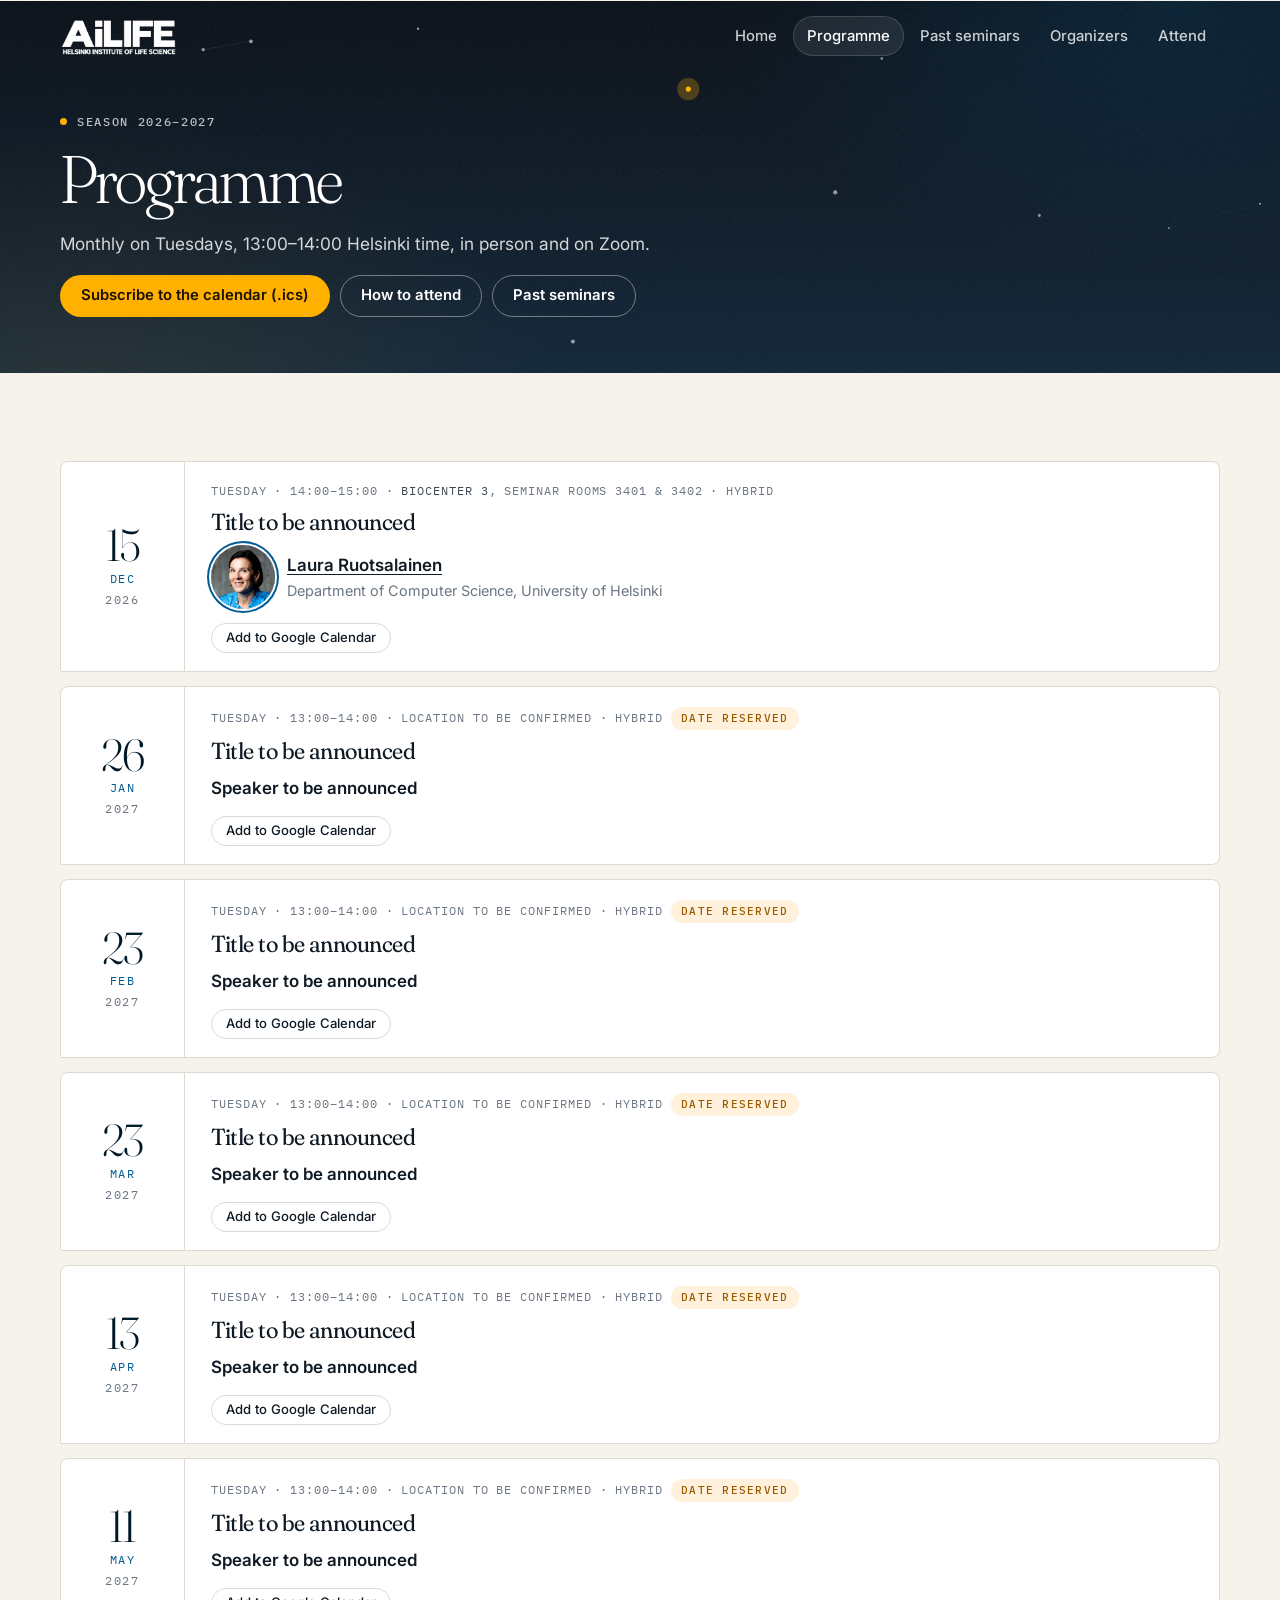
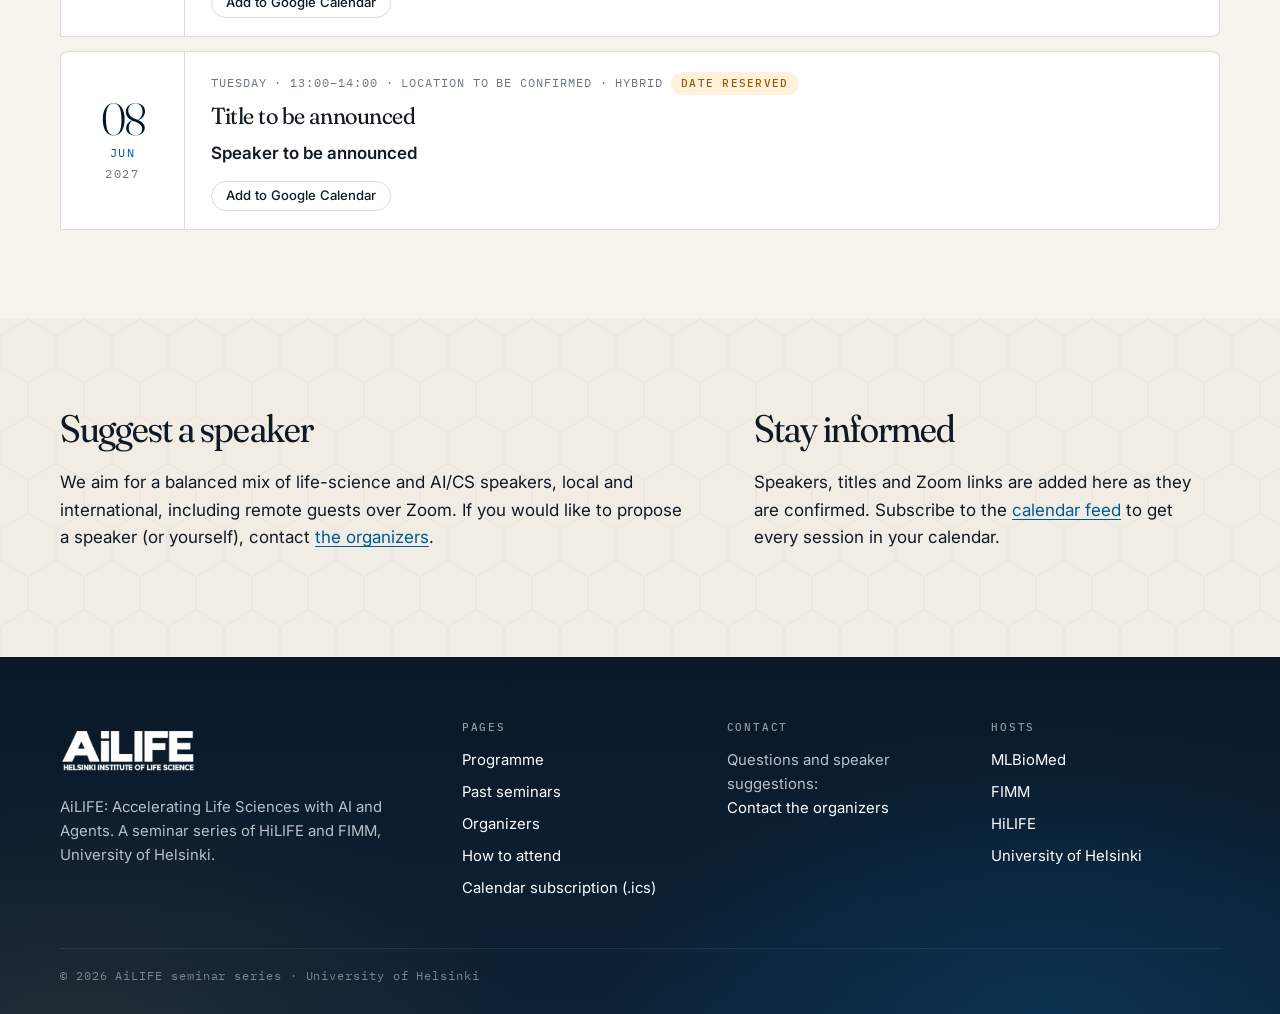
<file: program.html>
<!DOCTYPE html>
<html lang="en">
<head>
  <meta charset="utf-8">
  <meta name="viewport" content="width=device-width, initial-scale=1">
  <title>Programme 2026–2027 | AiLIFE seminar series</title>
  <meta name="description" content="Full programme of the AiLIFE seminar series: dates, speakers, titles, venues and calendar links.">
  <meta property="og:title" content="Programme 2026–2027 – AiLIFE">
  <meta property="og:description" content="Monthly hybrid seminar series at the University of Helsinki on AI agents, foundation models, AI-guided experimentation and automated laboratories in the life sciences.">
  <meta property="og:image" content="https://ailife-helsinki.github.io/assets/img/ailife-logo.png">
  <meta property="og:url" content="https://ailife-helsinki.github.io/program.html">
  <meta property="og:type" content="website">
  <link rel="icon" href="assets/img/favicon.svg" type="image/svg+xml">
  <link rel="preconnect" href="https://fonts.googleapis.com">
  <link rel="preconnect" href="https://fonts.gstatic.com" crossorigin>
  <link href="https://fonts.googleapis.com/css2?family=Inter:wght@400;500;600;700&family=Fraunces:opsz,wght,SOFT@9..144,300..600,50&family=IBM+Plex+Mono:wght@400;500&display=swap" rel="stylesheet">
  <link rel="stylesheet" href="assets/css/style.css">
</head>
<body>
  <a class="skip-link" href="#main">Skip to content</a>

  <header class="site-header">
    <div class="wrap header-inner">
      <a class="brand" href="index.html" aria-label="AiLIFE home">
        <img src="assets/img/ailife-logo-transparent.png" alt="AiLIFE – Helsinki Institute of Life Science" width="710" height="290">
      </a>
      <button class="nav-toggle" aria-expanded="false" aria-controls="site-nav" aria-label="Toggle navigation">
        <span></span><span></span><span></span>
      </button>
      <nav class="nav" id="site-nav" aria-label="Main">
        <a href="index.html">Home</a>
        <a href="program.html">Programme</a>
        <a href="past.html">Past seminars</a>
        <a href="organizers.html">Organizers</a>
        <a href="join.html">Attend</a>
      </nav>
    </div>
  </header>

  <main id="main">

    <section class="page-head">
      <canvas class="hero-canvas" data-network="0.5" aria-hidden="true"></canvas>
      <div class="wrap">
        <p class="kicker">Season 2026–2027</p>
        <h1>Programme</h1>
        <p class="lead-narrow">Monthly on Tuesdays, 13:00–14:00 Helsinki time, in person and on Zoom.</p>
        <p class="page-actions">
          <a class="btn btn-primary" href="ailife.ics" download>Subscribe to the calendar (.ics)</a>
          <a class="btn btn-ghost" href="join.html">How to attend</a>
          <a class="btn btn-ghost" href="past.html">Past seminars</a>
        </p>
      </div>
    </section>
    <section class="section">
      <div class="wrap">
        <div class="sem-list" data-ailife="program">
          <noscript><p>Enable JavaScript to view the programme, or download the <a href="ailife.ics">calendar file</a>.</p></noscript>
        </div>
      </div>
    </section>
    <section class="section section-tint">
      <div class="wrap grid-2">
        <div>
          <h2>Suggest a speaker</h2>
          <p>We aim for a balanced mix of life-science and AI/CS speakers, local and international, including remote guests over Zoom. If you would like to propose a speaker (or yourself), contact <a href="organizers.html">the organizers</a>.</p>
        </div>
        <div>
          <h2>Stay informed</h2>
          <p>Speakers, titles and Zoom links are added here as they are confirmed. Subscribe to the <a href="ailife.ics" download>calendar feed</a> to get every session in your calendar.</p>
        </div>
      </div>
    </section>
  </main>

  <footer class="site-footer">
    <div class="wrap footer-grid">
      <div>
        <img class="footer-logo" src="assets/img/ailife-logo-transparent.png" alt="" width="710" height="290">
        <p>AiLIFE: Accelerating Life Sciences with AI and Agents. A seminar series of HiLIFE and FIMM, University of Helsinki.</p>
      </div>
      <div>
        <h4>Pages</h4>
        <ul>
          <li><a href="program.html">Programme</a></li>
          <li><a href="past.html">Past seminars</a></li>
          <li><a href="organizers.html">Organizers</a></li>
          <li><a href="join.html">How to attend</a></li>
          <li><a href="ailife.ics" download>Calendar subscription (.ics)</a></li>
        </ul>
      </div>
      <div>
        <h4>Contact</h4>
        <p>Questions and speaker suggestions:<br><a href="organizers.html">Contact the organizers</a></p>
      </div>
      <div>
        <h4>Hosts</h4>
        <ul>
          <li><a href="https://mlbiomed.net/" target="_blank" rel="noopener">MLBioMed</a></li>
          <li><a href="https://www.helsinki.fi/en/hilife-helsinki-institute-life-science/units/fimm" target="_blank" rel="noopener">FIMM</a></li>
          <li><a href="https://www.helsinki.fi/en/hilife-helsinki-institute-life-science" target="_blank" rel="noopener">HiLIFE</a></li>
          <li><a href="https://www.helsinki.fi/en" target="_blank" rel="noopener">University of Helsinki</a></li>
        </ul>
      </div>
    </div>
    <div class="wrap footer-bottom">
      <p>© <span data-ailife="year"></span> AiLIFE seminar series · University of Helsinki</p>
    </div>
  </footer>

  <script src="assets/data/seminars.js"></script>
  <script src="assets/js/main.js"></script>
  <script src="assets/js/hero-network.js"></script>
</body>
</html>
</file>
<file: assets/css/style.css>
/* ===========================================================================
   AiLIFE seminar series — stylesheet (v2, editorial redesign)

   Identity: University of Helsinki tokens (mainBlue 70/80/90, yellow 05/20)
   on a quiet paper base. One saturated accent per band: UH blue on light
   bands, amber for "next" and the AiLIFE Radar, pale cyan only on dark bands.
   Type: Fraunces (display, light weights) · Inter (UI/body) ·
   IBM Plex Mono (uppercase "lab-notebook" meta layer).
   =========================================================================== */
:root {
  /* Surfaces */
  --paper: #f7f6f2;            /* page base: barely-warm paper */
  --paper-2: #efede6;          /* alternate band */
  --white: #ffffff;            /* cards lift off the paper without shadows */
  /* Ink */
  --ink: #0f1a24;              /* navy-tinted near-black */
  --ink-2: #3d4954;
  --muted: #6b7682;
  --line: #dedad1;             /* warm hairline that matches the paper */
  /* University of Helsinki blues */
  --uh-blue: #005a94;          /* mainBlue-70: links, primary buttons */
  --navy-80: #003152;          /* mainBlue-80 */
  --navy-90: #001929;          /* mainBlue-90: dark bands */
  /* Accents */
  --amber: #ffb000;            /* next seminar, radar */
  --amber-05: #fff1db;         /* UH yellow-05 */
  --amber-20: #ffd799;         /* UH yellow-20 */
  --amber-ink: #6b4500;
  --cyan: #8fd8ef;             /* only on dark bands */
  /* Topic strand tints (chip bg / chip text) */
  --t-azure-bg: #e4eff8;       --t-azure: #00507f;
  --t-antho-bg: #eee8f6;       --t-antho: #4f2f7a;
  --t-lichen-bg: #ebf1d9;      --t-lichen: #475a10;
  --t-amber-bg: #fff1db;       --t-amber: #6b4500;
  /* Status */
  --ok: #1e7a3a; --warn: #9a5b00; --bad: #b3261e;
  /* Shape & motion */
  --r-1: 4px; --r-2: 8px; --r-pill: 999px;
  --lift: 0 14px 34px rgba(0, 25, 41, .10);
  --ease: cubic-bezier(.2, .7, .2, 1);
  /* Type */
  --font-sans: "Inter", system-ui, -apple-system, "Segoe UI", Roboto, Helvetica, Arial, sans-serif;
  --font-display: "Fraunces", Georgia, "Times New Roman", serif;
  --font-mono: "IBM Plex Mono", ui-monospace, SFMono-Regular, Menlo, Consolas, monospace;
  --wrap: 1160px;
}

*, *::before, *::after { box-sizing: border-box; }
html { scroll-behavior: smooth; -webkit-text-size-adjust: 100%; }
body {
  margin: 0; font-family: var(--font-sans); color: var(--ink); background: var(--paper);
  line-height: 1.62; font-size: 17px; -webkit-font-smoothing: antialiased; text-rendering: optimizeLegibility;
}
img { max-width: 100%; height: auto; display: block; }
a { color: var(--uh-blue); text-decoration: none; box-shadow: inset 0 -1px 0 currentColor; transition: box-shadow .15s var(--ease), color .15s; }
a:hover { box-shadow: inset 0 -2px 0 currentColor; }
a.btn, .nav a, .brand, .mini-card, .logo-item, .more, .skip-link { box-shadow: none; }
h1, h2, h3, h4 { line-height: 1.15; margin: 0 0 .5em; font-weight: 600; letter-spacing: -.02em; }
h2 { font-family: var(--font-display); font-weight: 400; font-size: clamp(1.8rem, 3.2vw, 2.4rem); letter-spacing: -.025em; font-variation-settings: "opsz" 96, "SOFT" 50; }
h3 { font-size: 1.2rem; }
p { margin: 0 0 1em; }
strong { font-weight: 600; }
.wrap { width: min(var(--wrap), 100% - 32px); margin-inline: auto; }
.sr-only { position: absolute; width: 1px; height: 1px; overflow: hidden; clip: rect(0 0 0 0); white-space: nowrap; }
.skip-link { position: absolute; left: -999px; top: 8px; background: var(--amber); color: #000; padding: 8px 12px; border-radius: var(--r-1); z-index: 100; }
.skip-link:focus { left: 8px; }
:focus-visible { outline: 2px solid var(--amber); outline-offset: 2px; border-radius: 2px; }

/* ---- Mono "lab-notebook" eyebrow --------------------------------------- */
.eyebrow, .kicker {
  font-family: var(--font-mono); font-size: .74rem; font-weight: 500; text-transform: uppercase;
  letter-spacing: .14em; color: var(--muted); margin: 0 0 14px; display: flex; flex-wrap: wrap; align-items: center; gap: 4px 10px;
  font-variant-numeric: tabular-nums;
}
.eyebrow::before, .kicker::before { content: ""; width: 7px; height: 7px; border-radius: 50%; background: var(--uh-blue); flex: none; }
.eyebrow-light, .page-head .kicker { color: rgba(255,255,255,.72); }
.eyebrow-light::before, .page-head .kicker::before { background: var(--amber); }
.eyebrow-amber { color: var(--amber-ink); }
.eyebrow-amber::before { background: var(--amber); box-shadow: 0 0 0 4px rgba(255,176,0,.22); }
.eyebrow-sep { opacity: .5; }

/* ---- Header (glass on scroll) ------------------------------------------ */
.site-header { background: #000; color: #fff; position: sticky; top: 0; z-index: 50; border-bottom: 1px solid rgba(255,255,255,.08); transition: background .25s var(--ease); }
.site-header.is-scrolled { background: rgba(0, 8, 14, .78); -webkit-backdrop-filter: saturate(140%) blur(14px); backdrop-filter: saturate(140%) blur(14px); }
.header-inner { display: flex; align-items: center; justify-content: space-between; gap: 24px; min-height: 72px; }
.brand img { height: 48px; width: auto; }
.nav { display: flex; gap: 2px; }
.nav a { color: rgba(255,255,255,.78); padding: 8px 14px; border-radius: var(--r-pill); font-weight: 500; font-size: .93rem; transition: color .15s, background .15s; }
.nav a:hover { color: #fff; background: rgba(255,255,255,.08); }
.nav a[aria-current="page"] { color: #fff; background: rgba(255,255,255,.12); box-shadow: inset 0 0 0 1px rgba(255,255,255,.18); }
.nav-toggle { display: none; background: none; border: 0; padding: 10px; cursor: pointer; }
.nav-toggle span { display: block; width: 22px; height: 2px; background: #fff; margin: 5px 0; transition: transform .2s, opacity .2s; }
@media (max-width: 760px) {
  .nav-toggle { display: block; }
  .nav { display: none; position: absolute; left: 0; right: 0; top: 100%; background: #000; flex-direction: column; padding: 8px 16px 16px; border-bottom: 1px solid #222; }
  body.nav-open .nav { display: flex; }
  body.nav-open .nav-toggle span:nth-child(1) { transform: translateY(7px) rotate(45deg); }
  body.nav-open .nav-toggle span:nth-child(2) { opacity: 0; }
  body.nav-open .nav-toggle span:nth-child(3) { transform: translateY(-7px) rotate(-45deg); }
}

/* ---- Dark bands: hero, page heads, CTA --------------------------------- */
.hero, .page-head, .cta-band {
  position: relative; overflow: hidden; color: #fff; isolation: isolate;
  background:
    radial-gradient(900px 480px at 88% -8%, rgba(255,176,0,.20), transparent 60%),
    radial-gradient(700px 500px at -5% 110%, rgba(0,90,148,.45), transparent 60%),
    linear-gradient(160deg, #000 0%, var(--navy-90) 42%, var(--navy-80) 100%);
}
.hero-canvas { position: absolute; inset: 0; width: 100%; height: 100%; z-index: -1; pointer-events: none; }
.hero {
  /* Fill the first screen on laptops, but stop growing on very large monitors:
     viewport height minus the sticky header, capped at 860px. */
  --header-h: 72px;
  min-height: min(calc(100vh - var(--header-h)), 860px);
  min-height: min(calc(100svh - var(--header-h)), 860px);
  display: flex; align-items: center;
  padding: 32px 0 56px;
}
.hero-inner { width: min(var(--wrap), 100% - 32px); margin-inline: auto; }
.hero-text { padding-bottom: 28px; }
/* Scroll cue, bottom-right of the hero */
.scroll-cue { position: absolute; right: 28px; bottom: 22px; display: flex; flex-direction: column; align-items: center; gap: 6px; color: rgba(255,255,255,.72); font-family: var(--font-mono); font-size: .68rem; letter-spacing: .16em; text-transform: uppercase; box-shadow: none; transition: color .15s; }
.scroll-cue:hover { color: #fff; box-shadow: none; }
.scroll-cue svg { width: 22px; height: 22px; fill: none; stroke: currentColor; stroke-width: 1.6; stroke-linecap: round; stroke-linejoin: round; }
@media (max-width: 760px) { .scroll-cue { display: none; } }
.hero-inner { position: relative; }
.series-title {
  font-family: var(--font-display); font-weight: 300; font-size: clamp(2.6rem, 6.6vw, 5.6rem);
  line-height: 1.08; letter-spacing: -.035em; margin: 0 0 22px; max-width: 15ch;
  font-variation-settings: "opsz" 144, "SOFT" 50;
}
@keyframes heroIn { from { opacity: 0; transform: translateY(.5em); } to { opacity: 1; transform: none; } }
.hero-inner > .eyebrow, .series-title, .series-meta, .page-head h1, .page-head .kicker { animation: heroIn .8s var(--ease) both; }
.series-title, .page-head h1 { animation-delay: .08s; }
.series-meta { animation-delay: .22s; }
.series-title em { font-style: italic; font-weight: 300; color: var(--amber-20); }
.eyebrow-hero { font-size: 1.05rem; color: rgba(255,255,255,.9); margin-bottom: 22px; text-transform: none; letter-spacing: .04em; }
.eyebrow-hero strong { font-weight: 600; color: #fff; letter-spacing: .1em; }
.series-meta { font-family: var(--font-mono); font-size: .8rem; letter-spacing: .06em; color: rgba(255,255,255,.62); margin: 0; }

/* ---- Next-seminar card: the one dramatic object ------------------------ */
.hero-card {
  position: relative; background: var(--white); color: var(--ink);
  border-radius: 20px 20px 20px 4px; overflow: hidden;
  display: grid; grid-template-columns: 200px 1fr;
  box-shadow: 0 30px 80px rgba(0,0,0,.35), 0 0 0 1px rgba(255,255,255,.06);
}
.hero-card::before { content: ""; position: absolute; left: 0; right: 0; top: 0; height: 4px; background: linear-gradient(90deg, var(--amber), var(--uh-blue)); transition: height .25s var(--ease); z-index: 1; }
.hero-card:hover::before { height: 7px; }
.hero-date-block { background: var(--amber-05); display: flex; flex-direction: column; align-items: center; justify-content: center; padding: 32px 16px; text-align: center; border-right: 1px solid #f3dfb8; gap: 2px; }
.hero-date-dow, .hero-date-mon, .hero-date-time { font-family: var(--font-mono); text-transform: uppercase; letter-spacing: .14em; font-size: .9rem; color: var(--amber-ink); }
.hero-date-day { font-family: var(--font-display); font-weight: 300; font-size: 6.2rem; line-height: .95; letter-spacing: -.05em; color: var(--navy-90); font-variation-settings: "opsz" 144; font-variant-numeric: lining-nums; }
.hero-date-time { margin-top: 8px; color: var(--muted); letter-spacing: .06em; }
.hero-body { padding: 34px 38px 30px; }
/* "Next seminar" label: a quiet italic serif line instead of a mono uppercase eyebrow.
   The date and time are already in the date block, so they are not repeated here. */
.next-label { font-family: var(--font-display); font-style: italic; font-weight: 400; font-size: 1.05rem; letter-spacing: 0; color: var(--amber-ink); margin: 0 0 6px; font-variation-settings: "opsz" 24, "SOFT" 50; }
.hero-title { font-family: var(--font-display); font-weight: 400; font-size: clamp(1.6rem, 3vw, 2.3rem); letter-spacing: -.025em; margin: 0 0 16px; font-variation-settings: "opsz" 96, "SOFT" 50; }
.hero-speakers, .sem-speakers { display: flex; flex-wrap: wrap; gap: 10px 28px; margin: 0 0 14px; }
.hero-card.has-photo { grid-template-columns: 200px 1fr 260px; }
.hero-photo-col { display: flex; flex-direction: column; justify-content: center; align-items: center; gap: 16px; padding: 28px 28px 28px 0; }
.hero-photo { margin: 0; display: flex; flex-direction: column; align-items: center; gap: 10px; }
.hero-photo img { width: 196px; height: 196px; object-fit: cover; border-radius: 24px 24px 24px 6px; box-shadow: 0 0 0 1px var(--line), 0 18px 40px rgba(0,25,41,.18); filter: saturate(.92); }
.hero-photo figcaption { font-family: var(--font-mono); font-size: .68rem; letter-spacing: .12em; text-transform: uppercase; color: var(--muted); }
.hero-photo-col figure + figure img { width: 120px; height: 120px; }
@media (max-width: 1000px) { .hero-card.has-photo { grid-template-columns: 170px 1fr 200px; } .hero-photo img { width: 150px; height: 150px; } }
.hero-card.has-photo .hero-speakers .speaker-photo { display: none; }
@media (max-width: 760px) {
  .hero-card.has-photo { grid-template-columns: 1fr; }
  .hero-photo-col { display: none; }
  .hero-card.has-photo .hero-speakers .speaker-photo { display: block; }
}
.speaker { display: flex; align-items: center; gap: 12px; }
.speaker-text { display: flex; flex-direction: column; }
.speaker strong { font-size: 1.06rem; font-weight: 600; }
.speaker strong a { color: inherit; }
.speaker-aff { color: var(--muted); font-size: .9rem; }
.speaker-photo { width: 64px; height: 64px; border-radius: 50%; object-fit: cover; flex: none; box-shadow: 0 0 0 2px var(--white), 0 0 0 4px var(--uh-blue); }
.hero-radar, .sem-radar { background: var(--paper); border: 1px solid var(--line); border-radius: var(--r-pill); padding: 6px 14px 6px 10px; font-size: .92rem; display: inline-flex; align-items: center; gap: 8px; margin: 2px 0 16px; }
.hero-radar strong, .sem-radar strong { white-space: nowrap; font-family: var(--font-mono); font-size: .72rem; letter-spacing: .12em; text-transform: uppercase; font-weight: 500; color: var(--amber-ink); }
.radar-dot { width: 9px; height: 9px; border-radius: 50%; background: var(--amber); box-shadow: 0 0 0 4px rgba(255,176,0,.25); animation: pulse 2s infinite; flex: none; }
@keyframes pulse { 0%,100% { box-shadow: 0 0 0 3px rgba(255,176,0,.28);} 50% { box-shadow: 0 0 0 8px rgba(255,176,0,.06);} }
.hero-venue { color: var(--ink-2); margin: 0 0 6px; line-height: 1.8; }
.hero-venue .hybrid-pill { margin-left: 6px; }
.hero-localtime { color: var(--muted); font-family: var(--font-mono); font-size: .76rem; letter-spacing: .04em; margin: 0 0 20px; }
.ico { width: 17px; height: 17px; color: var(--uh-blue); display: inline-block; vertical-align: -3px; margin-right: 4px; }
.hybrid-pill { white-space: nowrap; font-family: var(--font-mono); font-size: .68rem; letter-spacing: .12em; text-transform: uppercase; color: var(--t-azure); background: var(--t-azure-bg); border-radius: var(--r-pill); padding: 3px 10px; }
.hero-actions { display: flex; flex-wrap: wrap; gap: 10px; margin: 18px 0 4px; }
.hero-status { margin: 10px 0 0; }
.hero-lead { color: var(--ink-2); }
.notice { background: var(--amber-05); border: 1px solid var(--amber-20); color: var(--amber-ink); border-radius: var(--r-2); padding: 8px 12px; font-size: .94rem; margin: 0 0 14px; }
@media (max-width: 760px) {
  .hero { padding: 24px 0 48px; min-height: 0; }
  .hero-text { padding-bottom: 0; }
  .hero > .hero-canvas { opacity: .5; }
  .eyebrow-hero .eyebrow-sep { display: none; }
  .eyebrow-tagline { flex-basis: 100%; }
  .series-meta { margin-bottom: 28px; }
  .hero-card { grid-template-columns: 1fr; border-radius: 16px 16px 16px 4px; }
  .hero-date-block { flex-direction: row; flex-wrap: wrap; gap: 4px 12px; justify-content: flex-start; align-items: baseline; padding: 18px 20px 14px; border-right: 0; border-bottom: 1px solid #f3dfb8; }
  .hero-date-day { font-size: 2.8rem; order: -1; }
  .hero-date-time { margin-top: 0; }
  .hero-body { padding: 22px 20px 22px; }
  .eyebrow-date { display: none; }
  .hero-radar, .sem-radar { display: flex; align-items: flex-start; flex-wrap: wrap; border-radius: var(--r-2); padding: 8px 12px; }
  .radar-dot { margin-top: 5px; }
}

/* ---- Buttons, badges, chips -------------------------------------------- */
.btn { display: inline-flex; align-items: center; gap: 8px; padding: 11px 20px; border-radius: var(--r-pill); font-weight: 600; font-size: .93rem; border: 1px solid transparent; transition: transform .15s var(--ease), background .15s, border-color .15s, color .15s; line-height: 1.2; }
.btn:hover { transform: translateY(-1px); }
.btn-primary { background: var(--uh-blue); color: #fff; }
.btn-primary:hover { background: var(--navy-80); }
.btn-ghost { background: transparent; color: var(--uh-blue); border-color: rgba(0,90,148,.45); }
.btn-ghost:hover { border-color: var(--uh-blue); background: rgba(0,90,148,.05); }
.btn-amber { background: var(--amber); color: #1a1200; }
.btn-amber:hover { background: #ffc233; }
.btn-light { background: rgba(255,255,255,.06); color: #fff; border-color: rgba(255,255,255,.35); }
.btn-light:hover { background: rgba(255,255,255,.12); border-color: #fff; }
.btn-small { padding: 6px 14px; font-size: .82rem; background: var(--white); color: var(--ink); border-color: var(--line); font-weight: 500; }
.btn-small:hover { border-color: var(--uh-blue); color: var(--uh-blue); }
.badge { display: inline-block; font-family: var(--font-mono); font-size: .66rem; font-weight: 500; letter-spacing: .12em; text-transform: uppercase; padding: 3px 10px; border-radius: var(--r-pill); }
.badge-confirmed { background: #e3f2e7; color: var(--ok); }
.badge-tentative { background: var(--amber-05); color: var(--warn); }
.badge-cancelled { background: #fbe4e2; color: var(--bad); }
.badge-recording { background: var(--t-azure-bg); color: var(--t-azure); }
.tags { display: flex; flex-wrap: wrap; gap: 6px; margin: 8px 0 0; }
.tag { font-family: var(--font-mono); font-size: .68rem; letter-spacing: .1em; text-transform: uppercase; border-radius: var(--r-pill); padding: 4px 11px; background: var(--paper-2); color: var(--ink-2); }
.tag-azure { background: var(--t-azure-bg); color: var(--t-azure); }
.tag-anthocyanin { background: var(--t-antho-bg); color: var(--t-antho); }
.tag-lichen { background: var(--t-lichen-bg); color: var(--t-lichen); }
.tag-amber { background: var(--t-amber-bg); color: var(--t-amber); }

/* ---- Sections ----------------------------------------------------------- */
.section { padding: 88px 0; }
.section-tint {
  background-color: var(--paper-2);
  /* faint hexagonal lattice: molecular bonds, 4% ink */
  background-image: url("data:image/svg+xml,%3Csvg xmlns='http://www.w3.org/2000/svg' width='56' height='97' viewBox='0 0 56 97'%3E%3Cg fill='none' stroke='%230f1a24' stroke-opacity='.045' stroke-width='1'%3E%3Cpath d='M28 1l27 16v32L28 65 1 49V17z'/%3E%3Cpath d='M28 65v32M1 49L-26 65M55 49l27 16'/%3E%3C/g%3E%3C/svg%3E");
  background-size: 56px 97px;
}
.section-white { background: var(--white); }
.section-head { display: flex; align-items: flex-end; justify-content: space-between; gap: 16px; margin-bottom: 28px; }
.section-head h2 { margin: 0; }
.more { font-weight: 600; white-space: nowrap; font-size: .95rem; }
.more:hover { text-decoration: underline; text-underline-offset: 3px; }
.grid-2 { display: grid; grid-template-columns: 1.35fr 1fr; gap: 64px; align-items: start; }
.grid-3 { display: grid; grid-template-columns: repeat(3, 1fr); gap: 20px; }
@media (max-width: 900px) { .grid-2, .grid-3 { grid-template-columns: 1fr; gap: 32px; } }
@media (max-width: 760px) { .section { padding: 56px 0; } }
.lead { font-family: var(--font-display); font-weight: 300; font-size: clamp(1.25rem, 2vw, 1.5rem); line-height: 1.45; color: var(--ink); letter-spacing: -.01em; font-variation-settings: "opsz" 48, "SOFT" 50; }
.lead-narrow { font-size: 1.08rem; color: var(--ink-2); max-width: 68ch; }
.grid-2 > div > p { max-width: 68ch; }
.page-head { padding: 36px 0; min-height: 300px; display: flex; align-items: center; }
.page-head > .wrap { width: min(var(--wrap), 100% - 32px); position: relative; }
@media (max-width: 760px) { .page-head { min-height: 240px; padding: 28px 0; } }
.page-head h1 { font-family: var(--font-display); font-weight: 300; font-size: clamp(2.4rem, 5.4vw, 4.2rem); letter-spacing: -.035em; line-height: 1; margin: 0 0 18px; font-variation-settings: "opsz" 144, "SOFT" 50; }
.page-head .lead-narrow { color: rgba(255,255,255,.82); }
.page-head a:not(.btn) { color: var(--amber-20); }
.page-actions { display: flex; flex-wrap: wrap; gap: 10px; margin-top: 14px; }
.page-head .btn-ghost { color: #fff; border-color: rgba(255,255,255,.4); }
.page-head .btn-ghost:hover { border-color: #fff; background: rgba(255,255,255,.08); }
.page-head .btn-primary { background: var(--amber); color: #1a1200; }
.page-head .btn-primary:hover { background: #ffc233; }

.facts { background: var(--white); border: 1px solid var(--line); border-radius: 16px 16px 16px 4px; padding: 28px 30px; }
.facts dl { margin: 0; }
.facts dt { font-family: var(--font-mono); font-weight: 500; font-size: .7rem; text-transform: uppercase; letter-spacing: .14em; color: var(--muted); margin-top: 18px; padding-top: 14px; border-top: 1px solid var(--line); }
.facts dt:first-child { margin-top: 0; padding-top: 0; border-top: 0; }
.facts dd { margin: 6px 0 0; color: var(--ink-2); }

.mini-grid { display: grid; grid-template-columns: repeat(3, 1fr); gap: 16px; }
@media (max-width: 760px) { .mini-grid { grid-template-columns: 1fr; } }
.mini-card { position: relative; display: flex; flex-direction: column; gap: 6px; background: var(--white); border: 1px solid var(--line); border-radius: var(--r-2) var(--r-2) var(--r-2) 2px; padding: 22px 22px 20px; color: inherit; transition: transform .2s var(--ease), box-shadow .2s var(--ease), border-color .2s; }
.mini-card::after { content: "›"; position: absolute; right: 18px; top: 16px; font-size: 1.4rem; color: var(--muted); transition: transform .2s var(--ease), color .2s; }
.mini-card:hover { transform: translateY(-2px); box-shadow: var(--lift); border-color: transparent; }
.mini-card:hover::after { transform: translateX(3px); color: var(--uh-blue); }
.mini-date { font-family: var(--font-mono); font-size: .74rem; letter-spacing: .12em; color: var(--uh-blue); }
.mini-speaker { font-weight: 600; font-size: 1.04rem; }
.mini-title { color: var(--muted); font-size: .92rem; }

.logo-row { display: flex; flex-wrap: wrap; align-items: center; gap: 14px; margin-top: 32px; }
.logo-item { background: var(--white); padding: 14px 22px; border-radius: var(--r-2); border: 1px solid var(--line); transition: border-color .2s, transform .2s var(--ease); }
.logo-item:hover { border-color: var(--uh-blue); transform: translateY(-1px); }
.logo-item img { height: 52px; width: auto; max-width: 220px; object-fit: contain; }

/* ---- About: single column, both paragraphs in the same style ------------- */
.about-text { font-size: 1.12rem; line-height: 1.7; color: var(--ink-2); max-width: 70ch; }

/* ---- Topics: numbered editorial index (heading left, four rows right) ------- */
.topics { display: grid; grid-template-columns: minmax(0, 1fr) minmax(0, 1.55fr); gap: 72px; align-items: start; }
.topics-head h2 { margin: 0; }
.topic-list { list-style: none; margin: 0; padding: 0; border-top: 1px solid var(--ink); }
.topic { display: grid; grid-template-columns: 64px 1fr; column-gap: 20px; padding: 26px 0 28px; border-bottom: 1px solid var(--line); }
.topic-no { grid-row: span 2; font-family: var(--font-mono); font-size: .78rem; letter-spacing: .12em; color: var(--muted); padding-top: .55em; }
.topic-title { font-family: var(--font-display); font-weight: 300; font-size: clamp(1.6rem, 2.6vw, 2.1rem); letter-spacing: -.025em; line-height: 1.1; margin: 0 0 10px; font-variation-settings: "opsz" 96, "SOFT" 50; transition: color .2s; }
.topic-text { color: var(--ink-2); margin: 0; max-width: 56ch; }
.topic:hover .topic-title { color: var(--uh-blue); }
.topic:hover .topic-no { color: var(--amber-ink); }
@media (max-width: 900px) {
  .topics { grid-template-columns: 1fr; gap: 28px; }
  .topic { grid-template-columns: 44px 1fr; padding: 20px 0 22px; }
}

/* ---- Experimental bio motifs --------------------------------------------- */
/* Cell blobs: soft organelle-like shapes, very slow morph, static under reduced motion. */
.has-cells { position: relative; overflow: hidden; }
.has-cells > .wrap { position: relative; }
.cells { position: absolute; inset: 0; pointer-events: none; }
.cell { position: absolute; display: block; filter: blur(34px); opacity: .55; border-radius: 48% 52% 60% 40% / 50% 45% 55% 50%; animation: morph 26s ease-in-out infinite alternate; }
.cell-a { width: 420px; height: 340px; left: -120px; top: -80px; background: var(--t-azure-bg); }
.cell-b { width: 360px; height: 300px; right: -100px; top: 20px; background: var(--t-antho-bg); animation-delay: -9s; }
.cell-c { width: 300px; height: 260px; left: 42%; bottom: -140px; background: var(--t-lichen-bg); animation-delay: -17s; }
@keyframes morph {
  0% { border-radius: 48% 52% 60% 40% / 50% 45% 55% 50%; transform: translate(0,0) rotate(0deg); }
  50% { border-radius: 55% 45% 42% 58% / 42% 58% 46% 54%; transform: translate(18px,-12px) rotate(6deg); }
  100% { border-radius: 42% 58% 52% 48% / 56% 40% 60% 44%; transform: translate(-10px,14px) rotate(-4deg); }
}
/* Gradient-clipped keyword in the hero title (static). */
.grad-word {
  background: linear-gradient(95deg, var(--amber-20) 0%, #ffe2a8 45%, var(--cyan) 100%);
  -webkit-background-clip: text; background-clip: text; color: transparent;
  /* italic glyphs overhang their box; pad the painted area so the final "s" is not clipped */
  display: inline-block; padding: .12em .14em .28em .04em; margin: -.12em -.14em -.28em -.04em;
}
/* Film grain on dark bands: static SVG noise, screen-blended. */
.hero::after, .page-head::after, .cta-band::after {
  content: ""; position: absolute; inset: 0; z-index: -1; pointer-events: none; opacity: .14; mix-blend-mode: screen;
  background-image: url("data:image/svg+xml,%3Csvg xmlns='http://www.w3.org/2000/svg' width='220' height='220'%3E%3Cfilter id='g'%3E%3CfeTurbulence type='fractalNoise' baseFrequency='.9' numOctaves='2' stitchTiles='stitch'/%3E%3CfeColorMatrix values='0 0 0 0 1 0 0 0 0 1 0 0 0 0 1 0 0 0 .5 0'/%3E%3C/filter%3E%3Crect width='100%25' height='100%25' filter='url(%23g)'/%3E%3C/svg%3E");
}
/* Hand-drawn squiggle under nav links on hover. */
.nav a { background: url("data:image/svg+xml,%3Csvg xmlns='http://www.w3.org/2000/svg' viewBox='0 0 103 9'%3E%3Cpath d='M1 5c8-4 12 4 20 0s12 4 20 0 12 4 20 0 12 4 20 0 12 4 21 0' fill='none' stroke='%23ffb000' stroke-width='2' stroke-linecap='round'/%3E%3C/svg%3E") no-repeat 14px calc(100% - 3px) / 0 7px; transition: background-size .5s cubic-bezier(.215,.61,.355,1), color .15s, background-color .15s; }
.nav a:hover { background-size: calc(100% - 28px) 7px; }
@media (prefers-reduced-motion: reduce) {
  .cell { animation: none; }
  .nav a { transition: none; }
}

/* ---- CTA band ----------------------------------------------------------- */
.cta-band { padding: 84px 0; }
.cta-inner { position: relative; display: grid; grid-template-columns: 1.3fr 1fr; gap: 40px; align-items: end; }
.cta-band h2 { color: #fff; font-weight: 300; font-size: clamp(2rem, 4vw, 3rem); max-width: 18ch; margin-bottom: 16px; }
.cta-band p { color: rgba(255,255,255,.78); max-width: 52ch; margin: 0; }
.cta-actions { display: flex; flex-wrap: wrap; gap: 10px; justify-content: flex-end; }
@media (max-width: 900px) { .cta-inner { grid-template-columns: 1fr; } .cta-actions { justify-content: flex-start; } }

/* ---- Seminar cards (programme) ----------------------------------------- */
.sem-list { display: flex; flex-direction: column; gap: 14px; }
.sem-card { display: grid; grid-template-columns: 124px 1fr; background: var(--white); border: 1px solid var(--line); border-radius: var(--r-2) var(--r-2) var(--r-2) 2px; overflow: hidden; scroll-margin-top: 90px; transition: box-shadow .2s var(--ease), transform .2s var(--ease), border-color .2s; }
.sem-card:hover { box-shadow: var(--lift); border-color: transparent; transform: translateY(-1px); }
.sem-card:target { box-shadow: 0 0 0 3px var(--amber); }
.sem-date { border-right: 1px solid var(--line); display: flex; flex-direction: column; align-items: center; justify-content: center; padding: 20px 10px; text-align: center; gap: 2px; }
.sem-date-day { font-family: var(--font-display); font-weight: 300; font-size: 2.8rem; line-height: 1; color: var(--navy-90); letter-spacing: -.04em; font-variation-settings: "opsz" 144; font-variant-numeric: lining-nums; }
.sem-date-mon, .sem-date-year { font-family: var(--font-mono); text-transform: uppercase; font-size: .72rem; letter-spacing: .14em; color: var(--uh-blue); }
.sem-date-year { color: var(--muted); }
.sem-body { padding: 20px 26px 18px; }
.sem-meta { font-family: var(--font-mono); color: var(--muted); font-size: .72rem; letter-spacing: .08em; text-transform: uppercase; margin: 0 0 8px; display: flex; flex-wrap: wrap; gap: 4px 8px; align-items: center; }
.sem-meta a { color: var(--ink-2); box-shadow: none; }
.sem-meta a:hover { color: var(--uh-blue); }
.sem-title { font-family: var(--font-display); font-weight: 400; font-size: 1.45rem; letter-spacing: -.02em; margin: 0 0 10px; font-variation-settings: "opsz" 72, "SOFT" 50; }
.sem-card.is-past .sem-date-day { color: var(--muted); }
.sem-card.is-cancelled .sem-title { text-decoration: line-through; color: var(--muted); }
.sem-links { display: flex; flex-wrap: wrap; gap: 8px; margin: 12px 0 0; }
.abstract { margin: 10px 0 4px; border-top: 1px solid var(--line); padding-top: 10px; }
.abstract summary { cursor: pointer; font-family: var(--font-mono); font-size: .74rem; letter-spacing: .12em; text-transform: uppercase; color: var(--uh-blue); list-style: none; }
.abstract summary::-webkit-details-marker { display: none; }
.abstract summary::before { content: "+"; display: inline-block; width: 1.1em; transition: transform .2s; }
.abstract[open] summary::before { content: "−"; }
.abstract-label { margin: 0; font-family: var(--font-mono); font-size: .74rem; letter-spacing: .12em; text-transform: uppercase; color: var(--uh-blue); }
.abstract-open .abstract-text { margin-top: 6px; }
.abstract-text, .bio-text { margin-top: 10px; color: var(--ink-2); max-width: 70ch; }
.bio-text h4 { margin: 12px 0 4px; font-size: .95rem; }
@media (max-width: 600px) {
  .sem-card { grid-template-columns: 1fr; }
  .sem-date { flex-direction: row; gap: 10px; justify-content: flex-start; align-items: baseline; padding: 12px 18px; border-right: 0; border-bottom: 1px solid var(--line); }
  .sem-date-day { font-size: 1.9rem; }
  .sem-body { padding: 16px 18px; }
}

/* ---- Archive: publication-table rows ----------------------------------- */
.season { margin-bottom: 56px; }
.season-title { display: flex; align-items: center; justify-content: space-between; gap: 12px; margin: 0 0 4px; padding-bottom: 12px; border-bottom: 1px solid var(--ink); }
.season-title .eyebrow { margin: 0; color: var(--ink); }
.season-title .count { font-family: var(--font-mono); font-size: .72rem; letter-spacing: .12em; text-transform: uppercase; color: var(--muted); font-weight: 400; }
.arc-row { display: grid; grid-template-columns: 150px 1fr 170px 120px; gap: 24px; padding: 22px 12px; border-bottom: 1px solid var(--line); scroll-margin-top: 90px; transition: background .15s; margin: 0 -12px; }
.arc-row:hover { background: var(--white); }
.arc-row { border-left: 4px solid transparent; padding-left: 16px; }
.arc-row.tint-azure { border-left-color: var(--t-azure); }
.arc-row.tint-anthocyanin { border-left-color: var(--t-antho); }
.arc-row.tint-lichen { border-left-color: var(--t-lichen); }
.arc-row.tint-amber { border-left-color: var(--t-amber); }
.arc-row p { margin: 0; }
.arc-date { font-family: var(--font-mono); font-size: .74rem; letter-spacing: .1em; color: var(--muted); padding-top: 5px; }
.arc-title { font-family: var(--font-display); font-weight: 400; font-size: 1.3rem; letter-spacing: -.02em; margin: 0 0 6px; font-variation-settings: "opsz" 72, "SOFT" 50; }
.arc-row:hover .arc-title { color: var(--uh-blue); }
.arc-speaker { color: var(--ink-2); font-size: .95rem; }
.arc-speaker a { color: var(--ink); font-weight: 600; }
.arc-aff { color: var(--muted); }
.arc-venue { font-size: .86rem; color: var(--muted); padding-top: 4px; }
.arc-links { display: flex; flex-direction: column; gap: 4px; align-items: flex-end; padding-top: 4px; }
.arc-links a { font-family: var(--font-mono); font-size: .72rem; letter-spacing: .1em; text-transform: uppercase; box-shadow: none; }
.arc-links a:hover { text-decoration: underline; text-underline-offset: 3px; }
.radar summary { display: inline-flex; align-items: center; gap: 8px; color: var(--amber-ink); }
.radar summary::before { display: none; }
.radar-list { margin: 10px 0 0; padding-left: 1.1em; max-width: 70ch; color: var(--ink-2); font-size: .95rem; }
.radar-list li { margin-bottom: 6px; }
.radar-list li::marker { color: var(--amber); }
.radar-note { color: var(--muted); }
.arc-row.is-cancelled .arc-title { text-decoration: line-through; color: var(--muted); }
@media (max-width: 860px) {
  .arc-row { grid-template-columns: 1fr; gap: 6px; padding: 18px 0; margin: 0; }
  .arc-row:hover { background: transparent; }
  .arc-links { flex-direction: row; justify-content: flex-start; gap: 16px; }
}
.empty { background: var(--white); border: 1px dashed var(--line); border-radius: var(--r-2); padding: 36px 28px; text-align: center; color: var(--ink-2); }

/* ---- Organizers --------------------------------------------------------- */
.people-grid { display: grid; grid-template-columns: repeat(auto-fill, minmax(250px, 1fr)); gap: 16px; }
.person { background: var(--white); border: 1px solid var(--line); border-radius: var(--r-2) var(--r-2) var(--r-2) 2px; padding: 24px; display: flex; flex-direction: column; gap: 6px; transition: box-shadow .2s var(--ease), transform .2s var(--ease), border-color .2s; }
.person:hover { box-shadow: var(--lift); border-color: transparent; transform: translateY(-2px); }
.person-avatar { width: 88px; height: 88px; border-radius: 50%; background: radial-gradient(circle at 30% 25%, #1b6aa3, var(--navy-90)); color: #fff; display: flex; align-items: center; justify-content: center; font-family: var(--font-display); font-weight: 400; font-size: 1.35rem; letter-spacing: .02em; margin-bottom: 10px; overflow: hidden; box-shadow: 0 0 0 2px var(--white), 0 0 0 3px var(--line); }
.person-avatar img { width: 100%; height: 100%; object-fit: cover; }
.person h3 { margin: 0; font-family: var(--font-display); font-weight: 400; font-size: 1.3rem; letter-spacing: -.015em; }
.person-role { font-family: var(--font-mono); color: var(--uh-blue); font-size: .7rem; letter-spacing: .12em; text-transform: uppercase; margin: 2px 0 4px; }
.person-unit { font-size: .88rem; margin: 0; font-weight: 500; color: var(--ink-2); }
.person p.bio { font-size: .93rem; color: var(--ink-2); margin: 8px 0 0; }
.person-links { display: flex; flex-wrap: wrap; gap: 6px 14px; margin-top: auto; padding-top: 14px; font-size: .86rem; }
.person.is-lead { border-color: var(--amber-20); background: linear-gradient(180deg, var(--amber-05), var(--white) 45%); }
.person.is-lead .person-avatar { box-shadow: 0 0 0 2px var(--white), 0 0 0 4px var(--amber); }

/* ---- Attend page -------------------------------------------------------- */
.info-card { background: var(--white); border: 1px solid var(--line); border-radius: var(--r-2) var(--r-2) var(--r-2) 2px; padding: 28px; }
.info-card h2 { font-size: 1.6rem; }
.note { background: var(--amber-05); border-left: 3px solid var(--amber); padding: 10px 14px; border-radius: 0 var(--r-1) var(--r-1) 0; font-size: .94rem; }
.checklist { padding-left: 1.2em; }
.checklist li { margin-bottom: 10px; }
.checklist li::marker { color: var(--uh-blue); }
code { font-family: var(--font-mono); font-size: .86em; background: var(--paper-2); padding: 1px 6px; border-radius: var(--r-1); word-break: break-all; }

/* ---- Footer ------------------------------------------------------------- */
.site-footer { background: #000; color: #b9c0c8; padding: 64px 0 28px; font-size: .93rem; border-top: 3px solid var(--amber); }
.site-footer a { color: #fff; box-shadow: none; }
.site-footer a:hover { color: var(--amber-20); }
.footer-grid { display: grid; grid-template-columns: 1.6fr 1fr 1fr 1fr; gap: 36px; }
@media (max-width: 860px) { .footer-grid { grid-template-columns: 1fr 1fr; } }
@media (max-width: 520px) { .footer-grid { grid-template-columns: 1fr; } }
.footer-logo { height: 56px; width: auto; margin-bottom: 18px; }
.site-footer h4 { font-family: var(--font-mono); color: rgba(255,255,255,.55); margin: 0 0 14px; font-size: .7rem; font-weight: 500; text-transform: uppercase; letter-spacing: .16em; }
.site-footer ul { list-style: none; padding: 0; margin: 0; }
.site-footer li { margin-bottom: 8px; }
.footer-bottom { border-top: 1px solid #1d1d1d; margin-top: 40px; padding-top: 18px; color: #7d858e; font-family: var(--font-mono); font-size: .72rem; letter-spacing: .08em; }
.footer-bottom p { margin: 0; }

/* ---- Scroll reveal ------------------------------------------------------ */
.js-reveal .section .wrap > *, .js-reveal .mini-card, .js-reveal .sem-card, .js-reveal .arc-row,
.js-reveal .person, .js-reveal .info-card {
  opacity: 0; transform: translateY(14px);
  transition: opacity .6s var(--ease) var(--d, 0ms), transform .6s var(--ease) var(--d, 0ms), box-shadow .2s var(--ease), border-color .2s;
}
.js-reveal .in { opacity: 1 !important; transform: none !important; }
.js-reveal .sem-card.in:hover, .js-reveal .person.in:hover, .js-reveal .mini-card.in:hover { transform: translateY(-2px) !important; }

@media (prefers-reduced-motion: reduce) {
  html { scroll-behavior: auto; }
  .radar-dot, .hero-inner > .eyebrow, .series-title, .series-meta, .page-head h1, .page-head .kicker { animation: none; }
  *, *::before, *::after { transition-duration: .01ms !important; }
}
@media print {
  .site-header, .hero-canvas, .cta-band, .nav-toggle { display: none !important; }
  .hero, .page-head { background: none; color: #000; }
}

/* ---- Two-column hero: about text left, compact next-seminar card right ---- */
.hero-split { display: grid; grid-template-columns: minmax(0, 1fr) 370px; gap: 44px; align-items: center; }
.hero-split .hero-text { padding-bottom: 0; }
.hero-split .series-title { font-size: clamp(2.2rem, 3.7vw, 4rem); max-width: none; margin-bottom: 18px; }
@media (min-width: 1001px) { .hero-split .title-line1 { white-space: nowrap; } }
.hero-split .series-title em { display: block; }
.hero-sub { font-size: clamp(1.1rem, 1.5vw, 1.3rem); color: #fff; font-weight: 500; margin: 0 0 14px; max-width: 46ch; }
.hero-desc { color: rgba(255,255,255,.78); font-size: 1rem; line-height: 1.65; max-width: none; margin: 0 0 14px; }
.hero-desc + .series-meta { margin-top: 10px; }
.hero-split .title-name { font-weight: 500; letter-spacing: -.02em; }
.hero-split .series-title + .hero-desc { margin-top: 22px; }
.hero-card-compact { display: block; grid-template-columns: none; border-radius: 18px 18px 18px 4px; }
.cc-date { display: flex; align-items: center; gap: 14px; background: var(--amber-05); border-bottom: 1px solid #f3dfb8; padding: 18px 22px 14px; }
.cc-day { font-family: var(--font-display); font-weight: 300; font-size: 4rem; line-height: .9; letter-spacing: -.05em; color: var(--navy-90); font-variation-settings: "opsz" 144; }
.cc-when { display: flex; flex-direction: column; font-family: var(--font-mono); font-size: .8rem; letter-spacing: .08em; color: var(--amber-ink); gap: 2px; }
.cc-when span:last-child { color: var(--muted); }
.cc-body { padding: 20px 22px 22px; }
.cc-title { font-family: var(--font-display); font-weight: 400; font-size: 1.3rem; line-height: 1.2; letter-spacing: -.02em; margin: 0 0 14px; font-variation-settings: "opsz" 72, "SOFT" 50; }
.cc-speakers { display: flex; flex-wrap: wrap; gap: 10px 20px; margin: 0 0 14px; }
.cc-speakers .speaker-photo { width: 52px; height: 52px; }
.cc-venue { color: var(--ink-2); font-size: .95rem; margin: 0 0 18px; line-height: 1.7; }
.cc-venue .hybrid-pill { margin-left: 4px; }
.cc-actions { display: flex; flex-wrap: wrap; gap: 8px; }
.cc-actions .btn { padding: 9px 16px; font-size: .9rem; }
@media (max-width: 1000px) {
  .hero-split { grid-template-columns: 1fr; gap: 32px; }
}
/* Long tagline in the hero eyebrow: keep the dot inline with the first line. */
.hero-split .eyebrow-hero { display: block; line-height: 1.6; max-width: none; }
.hero-split .eyebrow-hero::before { display: none; }

/* ---- Stacked hero: eyebrow + title full width, then about | card (1:1) ---- */
.hero-stack .hero-text { padding-bottom: 0; margin-bottom: 36px; }
.hero-stack .series-title { margin-bottom: 0; }
.hero-row { display: grid; grid-template-columns: 1fr 1fr; gap: 48px; align-items: start; }
.hero-about .hero-desc { max-width: 60ch; }
.hero-about .series-meta { margin-top: 18px; }
@media (max-width: 900px) { .hero-row { grid-template-columns: 1fr; gap: 28px; } }
.hero:has(.hero-stack) { padding-bottom: 84px; }
/* Single-line title in the stacked hero (wraps naturally on narrow screens). */
/* As large as possible while still fitting one line in the content column
   (measured: the title is ~14.5x its font size wide). */
.hero-stack .series-title { font-size: clamp(2rem, calc(min(100vw - 32px, 1160px) / 14.8), 5.6rem); max-width: none; }
@media (min-width: 901px) { .hero-stack .series-title { white-space: nowrap; } }
@media (min-width: 901px) and (max-width: 1160px) { .hero-stack .eyebrow-hero { font-size: .88rem; letter-spacing: .02em; } }
/* Smaller, calmer card in the stacked hero. */
.hero-stack .hero-row { grid-template-columns: minmax(0, 1fr) minmax(0, 1fr); gap: 56px; align-items: start; }
.hero-stack .cc-date { padding: 14px 20px 12px; gap: 22px; }
.hero-stack .cc-day { font-size: 3.2rem; }
.hero-stack .cc-when { font-size: .74rem; }
.hero-stack .cc-body { padding: 16px 20px 18px; }
.hero-stack .next-label { font-size: .95rem; margin-bottom: 4px; }
.hero-stack .cc-title { font-size: 1.15rem; margin-bottom: 12px; }
.hero-stack .cc-speakers { margin-bottom: 10px; }
.hero-stack .cc-speakers .speaker-photo { width: 44px; height: 44px; }
.hero-stack .cc-speakers .speaker strong { font-size: 1rem; }
.hero-stack .cc-speakers .speaker-aff { font-size: .85rem; }
.hero-stack .cc-venue { font-size: .88rem; margin-bottom: 14px; }
.hero-stack .cc-actions .btn { padding: 8px 14px; font-size: .85rem; }
@media (max-width: 900px) { .hero-stack .hero-row { grid-template-columns: 1fr; gap: 28px; } }
/* Stacked hero: start content near the top instead of centring it vertically. */
.hero:has(.hero-stack) { align-items: flex-start; padding-top: 56px; }
.hero-about .hero-desc { font-size: 1.12rem; line-height: 1.65; }
@media (max-width: 760px) { .hero:has(.hero-stack) { padding-top: 28px; } .hero-about .hero-desc { font-size: 1.04rem; } }
/* Hero layout balance: more room between title and the about/card row,
   content centred vertically so the leftover space is split above and below. */
.hero:has(.hero-stack) { align-items: center; padding-top: 48px; padding-bottom: 80px; }
.hero-stack .hero-text { margin-bottom: 60px; }
@media (max-width: 760px) { .hero:has(.hero-stack) { padding-top: 28px; padding-bottom: 48px; } .hero-stack .hero-text { margin-bottom: 32px; } }

/* ==== Hero aesthetics: one material (dark glass) for text and card ========== */
.hero:has(.hero-stack) {
  background:
    radial-gradient(700px 420px at 78% 62%, rgba(0,90,148,.38), transparent 70%),
    radial-gradient(900px 480px at 92% -10%, rgba(255,176,0,.12), transparent 60%),
    radial-gradient(700px 500px at -5% 110%, rgba(0,90,148,.35), transparent 60%),
    linear-gradient(160deg, #000 0%, var(--navy-90) 42%, var(--navy-80) 100%);
}
/* Eyebrow: quieter, only the name in amber */
.hero-stack .eyebrow-hero { color: rgba(255,255,255,.62); }
.hero-stack .eyebrow-hero .eb-name { color: var(--amber); }
.hero-stack .eyebrow-hero::before { display: none; }
/* About: amber rule beside the text */
.hero-about { position: relative; padding-left: 22px; }
.hero-about::before { content: ""; position: absolute; left: 0; top: .45em; width: 2px; height: 4.2em; background: linear-gradient(180deg, var(--amber), rgba(255,176,0,0)); border-radius: 2px; }
.hero-about .hero-desc { color: rgba(255,255,255,.7); }
.hero-chips { display: flex; flex-wrap: wrap; gap: 8px; margin: 22px 0 0; }
.hero-chips .chip { font-family: var(--font-mono); font-size: .72rem; letter-spacing: .06em; color: rgba(255,255,255,.82); background: rgba(255,255,255,.06); border: 1px solid rgba(255,255,255,.14); border-radius: var(--r-pill); padding: 5px 12px; }
/* Card: keep white, softer shadow and a hairline so it sits on the dark band */
.hero-stack .hero-card-compact { box-shadow: 0 0 0 1px rgba(255,255,255,.08), 0 24px 60px rgba(0,0,0,.35); }
@media (max-width: 760px) { .hero-about { padding-left: 16px; } }
/* Slightly larger card contents */
.hero-stack .cc-date { padding: 18px 24px 16px; }
.hero-stack .cc-day { font-size: 3.8rem; }
.hero-stack .cc-when { font-size: .8rem; }
.hero-stack .cc-body { padding: 22px 24px 24px; }
.hero-stack .next-label { font-size: 1.02rem; margin-bottom: 6px; }
.hero-stack .cc-title { font-size: 1.6rem; line-height: 1.18; margin-bottom: 16px; }
.hero-stack .cc-speakers { margin-bottom: 14px; }
.hero-stack .cc-speakers .speaker-photo { width: 54px; height: 54px; }
.hero-stack .cc-speakers .speaker strong { font-size: 1.06rem; }
.hero-stack .cc-speakers .speaker-aff { font-size: .9rem; }
.hero-stack .cc-venue { font-size: .95rem; margin-bottom: 18px; }
.hero-stack .cc-actions .btn { padding: 10px 18px; font-size: .92rem; }
/* Spacing: less above the eyebrow, more between the title and the about/card row. */
.hero:has(.hero-stack) { align-items: flex-start; padding-top: 72px; padding-bottom: 72px; }
.hero-stack .hero-text { margin-bottom: 88px; }
@media (max-width: 760px) { .hero:has(.hero-stack) { padding-top: 28px; padding-bottom: 48px; } .hero-stack .hero-text { margin-bottom: 36px; } }

/* ==== Round-4 refinements (Cradle / AI Engineer / Inceptive / GitHub Universe) ==== */
/* One-line headline: one emphasis device only - italic + one gentle gradient across the whole phrase. */
.hero-stack .series-title { color: #f5f2ea; }
.hero-stack .series-title .title-em {
  font-style: italic; font-weight: 300;
  background: linear-gradient(90deg, #ffd799 0%, #ffe6bd 55%, #cfe9f5 100%);
  -webkit-background-clip: text; background-clip: text; color: transparent;
  padding: .1em .12em .22em 0; margin: -.1em -.12em -.22em 0; display: inline-block;
}
.hero-stack .eyebrow-hero { margin-bottom: 20px; }
/* Amber rule spans the whole about text */
.hero-about { padding-left: 20px; }
.hero-about::before { top: .35em; bottom: 3.2em; height: auto; background: linear-gradient(180deg, #ffb000 0%, rgba(255,176,0,.12) 100%); }
/* Chips: tidier pills */
.hero-chips { margin-top: 24px; gap: 8px; }
.hero-chips .chip { height: 28px; display: inline-flex; align-items: center; padding: 0 12px; background: rgba(255,255,255,.05); border-color: rgba(255,255,255,.12); color: rgba(255,255,255,.72); }
/* Card: one amber element only (the date strip); calmer shadow, regular radius */
.hero-stack .hero-card-compact { border-radius: 16px; box-shadow: 0 24px 64px rgba(0,0,0,.42), 0 0 0 1px rgba(255,255,255,.08); }
.hero-stack .hero-card-compact::before { display: none; }
.hero-stack .cc-actions .btn { height: 40px; padding: 0 18px; font-weight: 500; font-size: .9rem; }
.hero-stack .cc-actions .btn-ghost { color: var(--ink); border-color: #dedad1; }
.hero-stack .cc-actions .btn-ghost:hover { border-color: var(--uh-blue); color: var(--uh-blue); background: transparent; }
/* Background: deeper navy base, softer amber glow, network kept away from the headline */
.hero:has(.hero-stack) {
  background:
    radial-gradient(700px 420px at 78% 62%, rgba(0,90,148,.34), transparent 70%),
    radial-gradient(900px 480px at 92% -10%, rgba(255,176,0,.08), transparent 60%),
    linear-gradient(160deg, #030b14 0%, #001929 55%, #00263f 100%);
}
.hero:has(.hero-stack) > .hero-canvas { opacity: .55;
  -webkit-mask-image: radial-gradient(70% 80% at 75% 60%, #000 30%, transparent 75%);
          mask-image: radial-gradient(70% 80% at 75% 60%, #000 30%, transparent 75%); }
/* Vertical rhythm */
.hero:has(.hero-stack) { padding-top: 64px; padding-bottom: 72px; }
.hero-stack .hero-text { margin-bottom: 72px; }
@media (max-width: 760px) { .hero:has(.hero-stack) { padding-top: 32px; padding-bottom: 48px; } .hero-stack .eyebrow-hero { margin-bottom: 14px; } .hero-stack .hero-text { margin-bottom: 32px; } }

/* Amber rule exactly alongside the two paragraphs (not the chips). */
.hero-about { padding-left: 0; }
.hero-about::before { display: none; }
.hero-copy { position: relative; padding-left: 20px; }
.hero-copy::before { content: ""; position: absolute; left: 0; top: .35em; bottom: 1.4em; width: 2px; border-radius: 2px; background: linear-gradient(180deg, #ffb000 0%, rgba(255,176,0,.12) 100%); }
.hero-about .hero-chips { padding-left: 20px; }
@media (max-width: 760px) { .hero-copy, .hero-about .hero-chips { padding-left: 16px; } }
/* Stronger network: full opacity, mask only softly dims the area behind the headline/intro. */
.hero:has(.hero-stack) > .hero-canvas { opacity: .9;
  -webkit-mask-image: radial-gradient(120% 120% at 70% 60%, #000 45%, rgba(0,0,0,.45) 85%, rgba(0,0,0,.3) 100%);
          mask-image: radial-gradient(120% 120% at 70% 60%, #000 45%, rgba(0,0,0,.45) 85%, rgba(0,0,0,.3) 100%); }

/* Registration */
.btn-small.btn-register { background: var(--uh-blue); color: #fff; border-color: var(--uh-blue); }
.btn-small.btn-register:hover { background: var(--navy-80); color: #fff; }

/* ==== Header, hero and footer share one deep-navy base (no black/blue seam) ==== */
:root { --ink-deep: #030b14; }
.site-header { background: var(--ink-deep); border-bottom: 1px solid rgba(255,255,255,.05); }
.site-header.is-scrolled { background: rgba(3, 11, 20, .82); border-bottom-color: rgba(255,255,255,.08); }
.nav a[aria-current="page"] { background: rgba(255,255,255,.08); box-shadow: inset 0 0 0 1px rgba(255,255,255,.14); }
@media (max-width: 760px) { .nav { background: var(--ink-deep); border-bottom-color: rgba(255,255,255,.06); } }
/* Dark bands start from the same colour as the header */
.page-head, .cta-band {
  background:
    radial-gradient(900px 480px at 88% -8%, rgba(255,176,0,.10), transparent 60%),
    radial-gradient(700px 500px at -5% 110%, rgba(0,90,148,.35), transparent 60%),
    linear-gradient(180deg, var(--ink-deep) 0%, #001929 45%, #00263f 100%);
}
.hero:has(.hero-stack) {
  background:
    radial-gradient(700px 420px at 78% 62%, rgba(0,90,148,.34), transparent 70%),
    radial-gradient(900px 480px at 92% -10%, rgba(255,176,0,.08), transparent 60%),
    linear-gradient(180deg, var(--ink-deep) 0%, #001929 55%, #00263f 100%);
}
.site-footer { background: var(--ink-deep); }
.footer-bottom { border-top-color: rgba(255,255,255,.07); }
/* Header floats over the dark band at the top (transparent), and turns into
   deep-navy glass once the page scrolls - one continuous surface, no seam. */
.site-header:not(.is-scrolled) { background: transparent; border-bottom-color: transparent; -webkit-backdrop-filter: none; backdrop-filter: none; }
main > section:first-child { margin-top: -72px; }
.hero:has(.hero-stack) { padding-top: calc(64px + 72px); min-height: min(100vh, 932px); min-height: min(100svh, 932px); }
.page-head { padding-top: calc(36px + 72px); min-height: calc(300px + 72px); }
@media (max-width: 760px) {
  .hero:has(.hero-stack) { padding-top: calc(32px + 72px); min-height: 0; }
  .page-head { padding-top: calc(28px + 72px); min-height: calc(240px + 72px); }
  body.nav-open .site-header { background: var(--ink-deep); }
}

/* ==== Palette refinement (after usersim-workshop + round-2/4 notes) ==========
   Dark bands: near-black ink that only leans blue, instead of saturated blue,
   with one warm amber glow low-left (echoes the amber accent) and one cool
   UH-blue glow behind the card. Light bands: one warm paper family. */
:root { --ink-deep: #050c14; --ink-mid: #0a1826; --ink-low: #0d2236; --paper-warm: #f6f3ec; }
.hero:has(.hero-stack) {
  background:
    radial-gradient(640px 420px at 80% 58%, rgba(0,90,148,.30), transparent 70%),
    radial-gradient(760px 520px at 4% 108%, rgba(255,176,0,.10), transparent 65%),
    linear-gradient(180deg, var(--ink-deep) 0%, var(--ink-mid) 55%, var(--ink-low) 100%);
}
.page-head, .cta-band {
  background:
    radial-gradient(760px 480px at 6% 115%, rgba(255,176,0,.09), transparent 65%),
    radial-gradient(700px 420px at 92% 0%, rgba(0,90,148,.22), transparent 65%),
    linear-gradient(180deg, var(--ink-deep) 0%, var(--ink-mid) 60%, var(--ink-low) 100%);
}
.site-header.is-scrolled { background: rgba(5, 12, 20, .84); }
.site-footer, body.nav-open .site-header { background: var(--ink-deep); }
@media (max-width: 760px) { .nav { background: var(--ink-deep); } }
/* Light bands: warm paper only (no cool lavender/azure blobs) */
body { background: var(--paper-warm); }
.section-white { background: #fbfaf7; }
.section-tint { background-color: #f1ede4; }
.cell-a { background: #f3e6c9; }
.cell-b { background: #e7eef2; }
.cell-c { background: #efe7d6; }
.cell { opacity: .45; }
/* Footer echoes the hero: same ink-to-navy gradient and glows, not flat black */
.site-footer {
  background:
    radial-gradient(640px 360px at 85% 0%, rgba(0,90,148,.24), transparent 70%),
    radial-gradient(700px 420px at 6% 100%, rgba(255,176,0,.08), transparent 65%),
    linear-gradient(180deg, var(--ink-low) 0%, var(--ink-mid) 55%, var(--ink-deep) 100%);
  border-top: 0;
}
.footer-bottom { border-top-color: rgba(255,255,255,.08); }
/* CTA band directly above the footer: start dark, end at the footer's top colour */
.cta-band {
  background:
    radial-gradient(760px 480px at 6% 115%, rgba(255,176,0,.09), transparent 65%),
    radial-gradient(700px 420px at 92% 0%, rgba(0,90,148,.22), transparent 65%),
    linear-gradient(180deg, var(--ink-deep) 0%, var(--ink-mid) 55%, var(--ink-low) 100%);
}
.cta-band + * , main:has(.cta-band) + .site-footer { margin-top: 0; }
/* CTA + footer read as one continuous band that ends like the hero (ink -> navy),
   with no seam between them. */
.cta-band {
  background:
    radial-gradient(760px 480px at 6% 0%, rgba(255,176,0,.07), transparent 65%),
    linear-gradient(180deg, var(--ink-deep) 0%, var(--ink-mid) 100%);
}
.site-footer {
  background:
    radial-gradient(640px 420px at 82% 100%, rgba(0,90,148,.28), transparent 70%),
    radial-gradient(700px 420px at 6% 110%, rgba(255,176,0,.08), transparent 65%),
    linear-gradient(180deg, var(--ink-mid) 0%, var(--ink-low) 100%);
}
/* The grain overlay greys the CTA band and creates a seam with the footer. */
.cta-band::after { display: none; }

/* Programme: topic tags sit right after the talk title */
.title-tags { display: inline-flex; gap: 6px; margin-left: 10px; vertical-align: .3em; }
.title-tags .tag { font-size: .62rem; padding: 3px 10px; white-space: nowrap; }

/* Past seminars: speaker portrait next to the name */
.arc-speaker { display: flex; flex-direction: column; gap: 8px; }
.arc-person { display: flex; align-items: center; gap: 12px; }
.arc-photo { width: 52px; height: 52px; flex: none; border-radius: 50%; object-fit: cover; box-shadow: 0 0 0 2px var(--white), 0 0 0 4px var(--uh-blue); }
</file>
